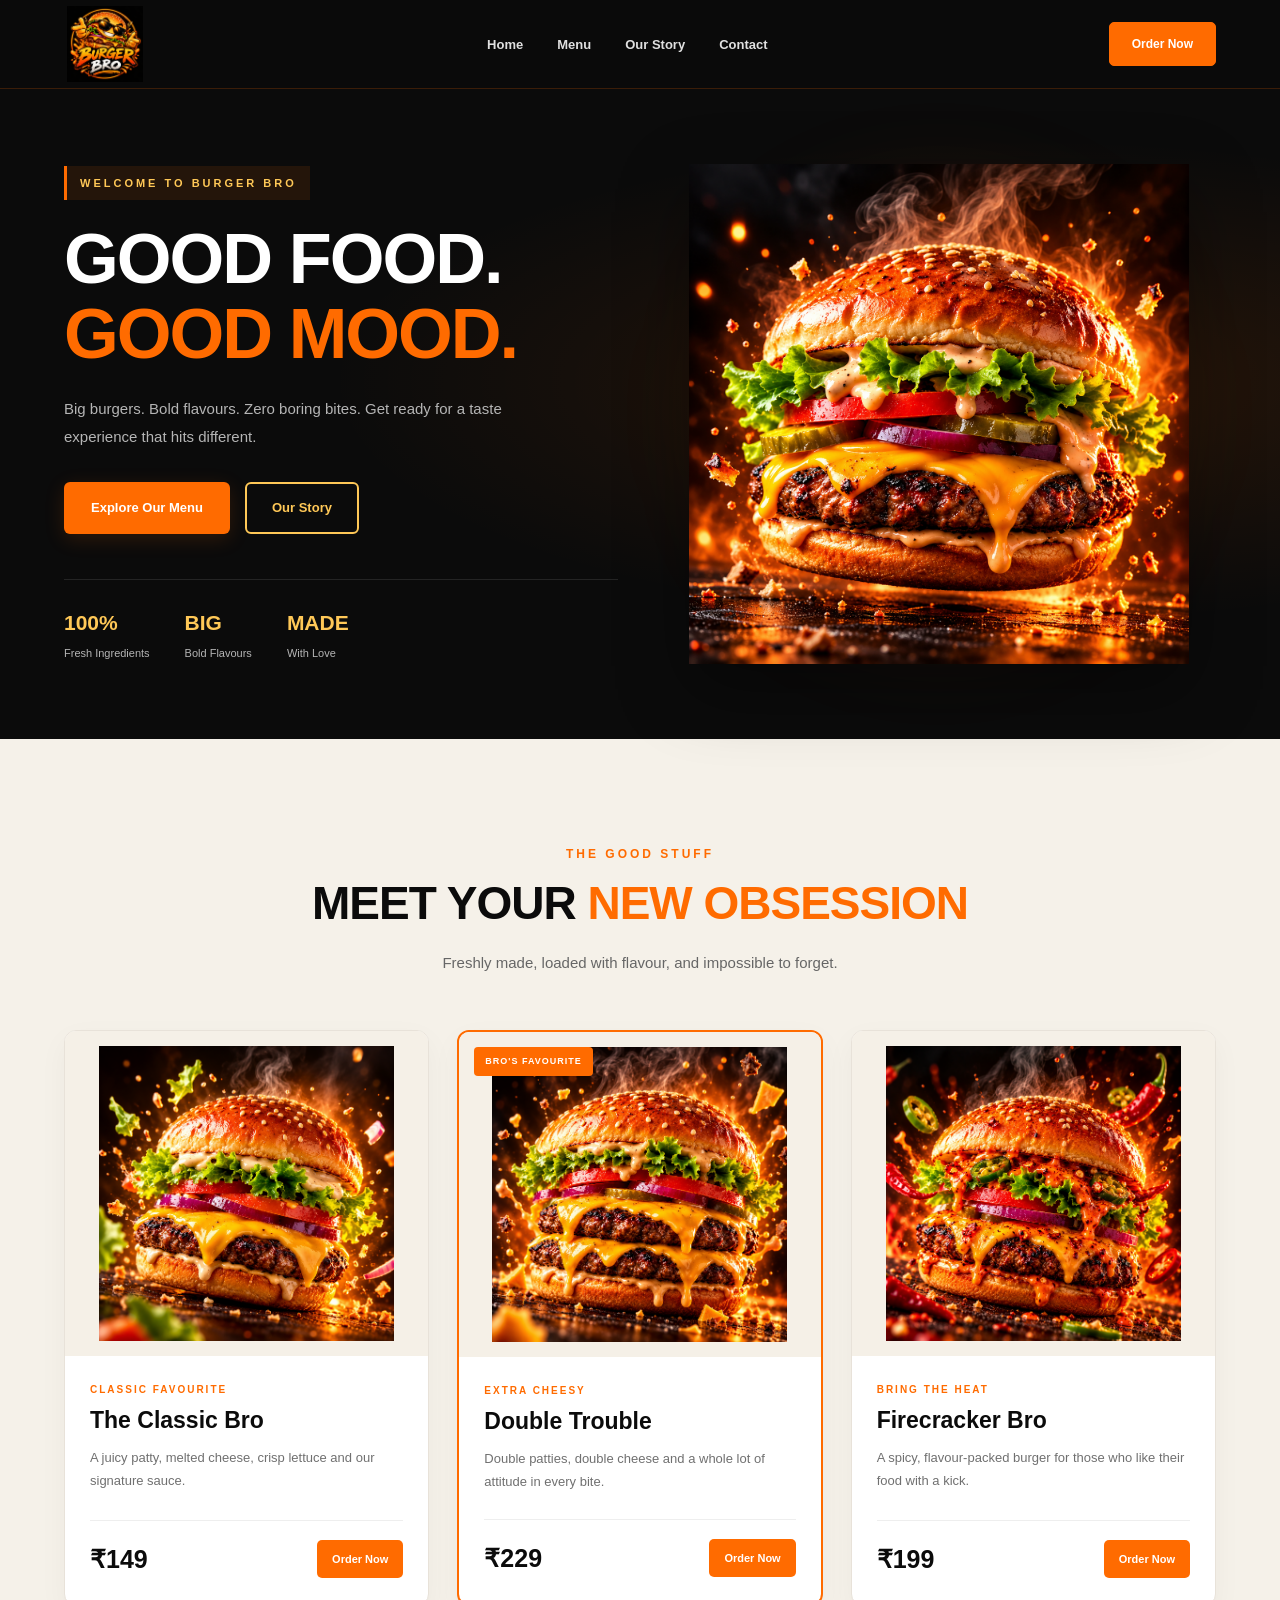
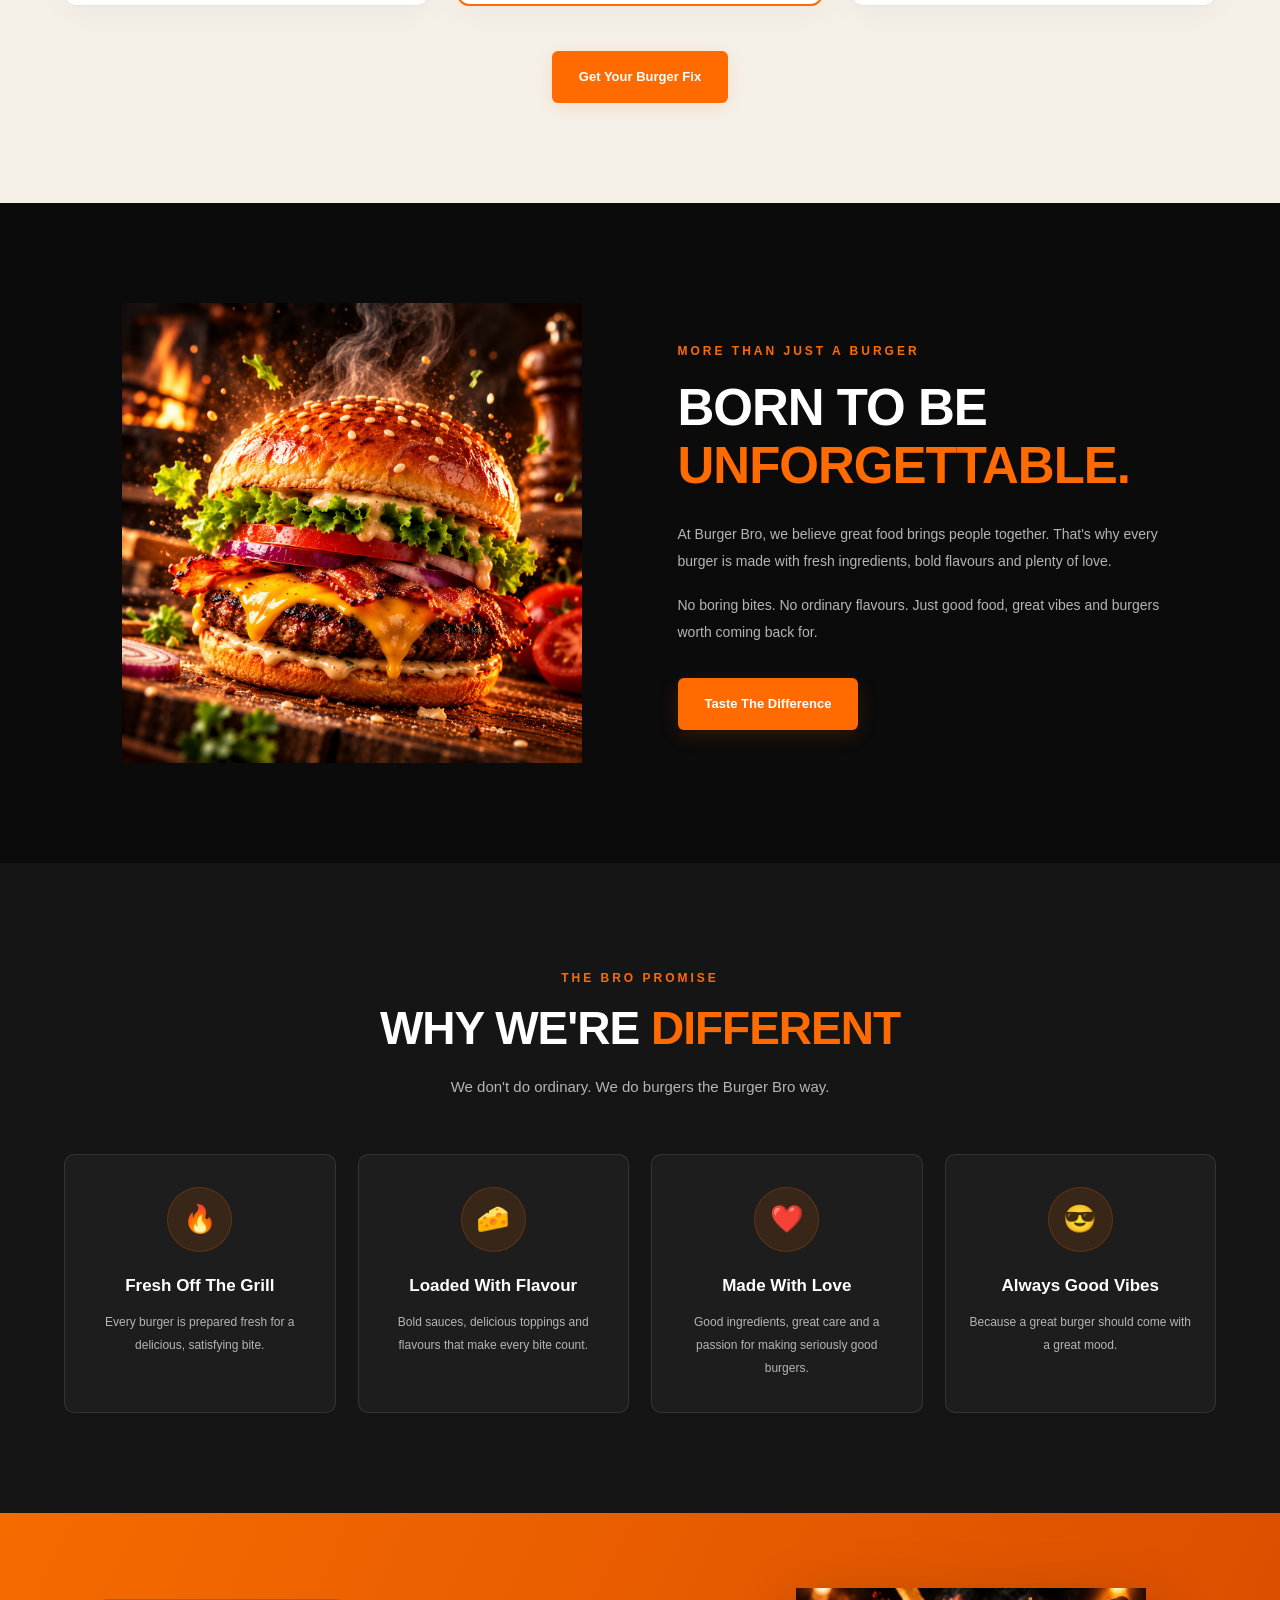
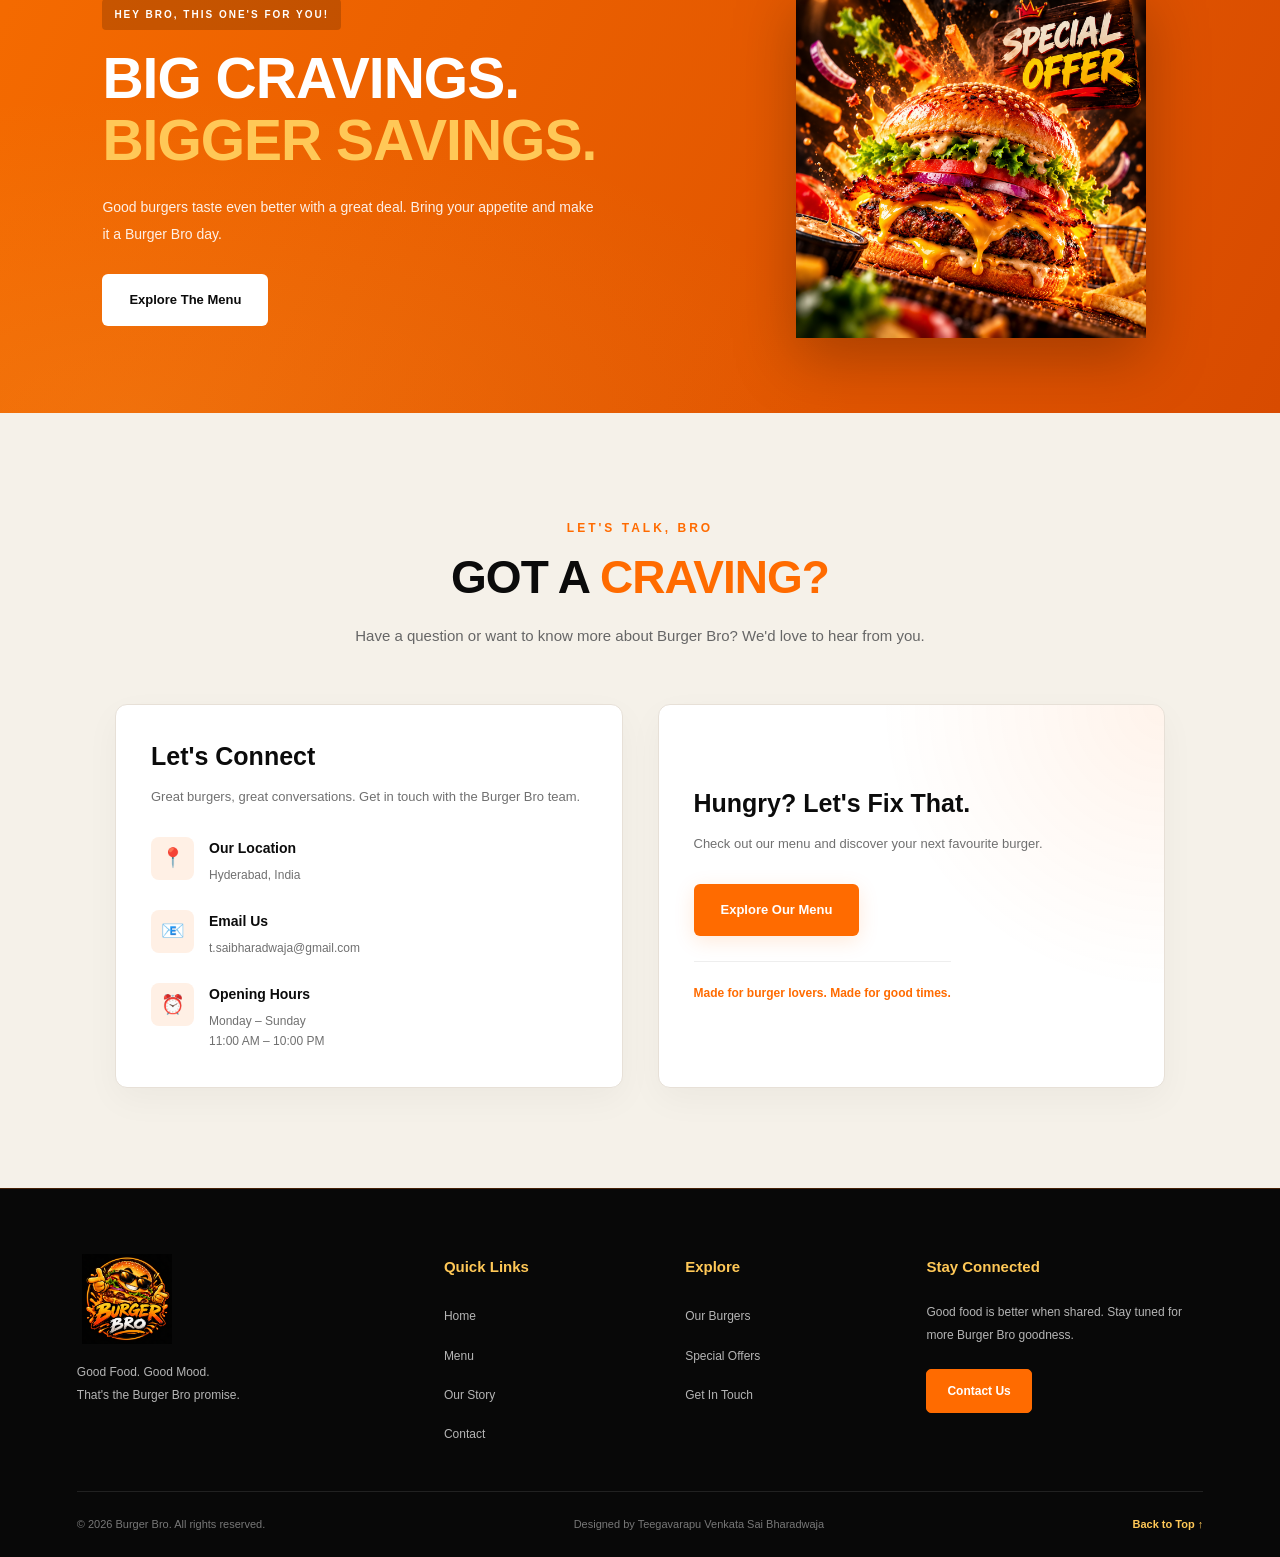
<file: index.html>
<!DOCTYPE html>
<html lang="en">

<head>
    <meta charset="UTF-8">
    <meta name="viewport" content="width=device-width, initial-scale=1.0">

    <meta name="description"
        content="Welcome to Burger Bro. Enjoy juicy burgers, bold flavours, fresh ingredients and unforgettable taste.">

    <meta name="theme-color" content="#111111">

    <title>Burger Bro | Good Food. Good Mood.</title>

    <link rel="stylesheet" href="css/style.css">
</head>

<body>

    <!-- ==================== NAVBAR ==================== -->

    <header class="site-header">
    <nav class="navbar">
        <a href="#home" class="logo">
            <img src="assets/images/burger-bro-logo.png" alt="Burger Bro Logo">
        </a>

        <button class="menu-toggle" type="button" aria-label="Toggle navigation" aria-expanded="false">
            <span></span>
            <span></span>
            <span></span>
        </button>

        <ul class="nav-links">
            <li><a href="#home">Home</a></li>
            <li><a href="#menu">Menu</a></li>
            <li><a href="#our-story">Our Story</a></li>
            <li><a href="#contact">Contact</a></li>
        </ul>

        <a href="#menu" class="nav-order-btn">Order Now</a>
    </nav>
</header>


    <main>

        <!-- ==================== HERO SECTION ==================== -->

        <section class="hero" id="home">

            <div class="hero-content">

                <p class="hero-tagline">WELCOME TO BURGER BRO</p>

                <h1>
                    GOOD FOOD.<br>
                    <span>GOOD MOOD.</span>
                </h1>

                <p class="hero-description">
                    Big burgers. Bold flavours. Zero boring bites.
                    Get ready for a taste experience that hits different.
                </p>

                <div class="hero-buttons">
                    <a href="#menu" class="btn btn-primary">Explore Our Menu</a>
                    <a href="#our-story" class="btn btn-secondary">Our Story</a>
                </div>

                <div class="hero-highlights">
                    <div class="highlight">
                        <strong>100%</strong>
                        <span>Fresh Ingredients</span>
                    </div>

                    <div class="highlight">
                        <strong>BIG</strong>
                        <span>Bold Flavours</span>
                    </div>

                    <div class="highlight">
                        <strong>MADE</strong>
                        <span>With Love</span>
                    </div>
                </div>

            </div>

            <div class="hero-image">
                <img
                    src="assets/images/hero-burger.png"
                    alt="Juicy Burger Bro signature burger">
            </div>

        </section>


        <!-- ==================== MENU SECTION ==================== -->

        <section class="menu-section" id="menu">

            <div class="section-heading">
                <p class="section-tag">THE GOOD STUFF</p>

                <h2>
                    MEET YOUR <span>NEW OBSESSION</span>
                </h2>

                <p>
                    Freshly made, loaded with flavour, and impossible to forget.
                </p>
            </div>

            <div class="menu-grid">

                <!-- Burger 1 -->

                <article class="menu-card">

                    <div class="menu-image">
                        <img
                            src="assets/images/classic-burger.png"
                            alt="Classic cheeseburger">
                    </div>

                    <div class="menu-card-content">

                        <p class="menu-category">CLASSIC FAVOURITE</p>

                        <h3>The Classic Bro</h3>

                        <p>
                            A juicy patty, melted cheese, crisp lettuce
                            and our signature sauce.
                        </p>

                        <div class="menu-card-footer">
                            <span class="menu-price">₹149</span>
                            <a href="#contact" class="menu-order-btn">Order Now</a>
                        </div>

                    </div>

                </article>


                <!-- Burger 2 -->

                <article class="menu-card featured-card">

                    <div class="featured-label">BRO'S FAVOURITE</div>

                    <div class="menu-image">
                        <img
                            src="assets/images/double-cheese-burger.png"
                            alt="Double cheese burger">
                    </div>

                    <div class="menu-card-content">

                        <p class="menu-category">EXTRA CHEESY</p>

                        <h3>Double Trouble</h3>

                        <p>
                            Double patties, double cheese and a whole lot
                            of attitude in every bite.
                        </p>

                        <div class="menu-card-footer">
                            <span class="menu-price">₹229</span>
                            <a href="#contact" class="menu-order-btn">Order Now</a>
                        </div>

                    </div>

                </article>


                <!-- Burger 3 -->

                <article class="menu-card">

                    <div class="menu-image">
                        <img
                            src="assets/images/spicy-burger.png"
                            alt="Spicy chicken burger">
                    </div>

                    <div class="menu-card-content">

                        <p class="menu-category">BRING THE HEAT</p>

                        <h3>Firecracker Bro</h3>

                        <p>
                            A spicy, flavour-packed burger for those who
                            like their food with a kick.
                        </p>

                        <div class="menu-card-footer">
                            <span class="menu-price">₹199</span>
                            <a href="#contact" class="menu-order-btn">Order Now</a>
                        </div>

                    </div>

                </article>

            </div>

            <div class="menu-bottom">
                <a href="#contact" class="btn btn-primary">Get Your Burger Fix</a>
            </div>

        </section>


        <!-- ==================== OUR STORY SECTION ==================== -->

        <section class="story-section" id="our-story">

            <div class="story-image">
                <img
                    src="assets/images/our-story-burger.png"
                    alt="Freshly prepared Burger Bro burger">
            </div>

            <div class="story-content">

                <p class="section-tag">MORE THAN JUST A BURGER</p>

                <h2>
                    BORN TO BE<br>
                    <span>UNFORGETTABLE.</span>
                </h2>

                <p>
                    At Burger Bro, we believe great food brings people
                    together. That's why every burger is made with
                    fresh ingredients, bold flavours and plenty of love.
                </p>

                <p>
                    No boring bites. No ordinary flavours. Just good food,
                    great vibes and burgers worth coming back for.
                </p>

                <a href="#menu" class="btn btn-primary">Taste The Difference</a>

            </div>

        </section>


        <!-- ==================== WHY BURGER BRO ==================== -->

        <section class="why-section">

            <div class="section-heading">

                <p class="section-tag">THE BRO PROMISE</p>

                <h2>
                    WHY WE'RE <span>DIFFERENT</span>
                </h2>

                <p>
                    We don't do ordinary. We do burgers the Burger Bro way.
                </p>

            </div>

            <div class="features-grid">

                <article class="feature-card">

                    <div class="feature-icon" aria-hidden="true">🔥</div>

                    <h3>Fresh Off The Grill</h3>

                    <p>
                        Every burger is prepared fresh for a delicious,
                        satisfying bite.
                    </p>

                </article>


                <article class="feature-card">

                    <div class="feature-icon" aria-hidden="true">🧀</div>

                    <h3>Loaded With Flavour</h3>

                    <p>
                        Bold sauces, delicious toppings and flavours
                        that make every bite count.
                    </p>

                </article>


                <article class="feature-card">

                    <div class="feature-icon" aria-hidden="true">❤️</div>

                    <h3>Made With Love</h3>

                    <p>
                        Good ingredients, great care and a passion
                        for making seriously good burgers.
                    </p>

                </article>


                <article class="feature-card">

                    <div class="feature-icon" aria-hidden="true">😎</div>

                    <h3>Always Good Vibes</h3>

                    <p>
                        Because a great burger should come with
                        a great mood.
                    </p>

                </article>

            </div>

        </section>


        <!-- ==================== SPECIAL OFFER SECTION ==================== -->

        <section class="offer-section" id="offers">

            <div class="offer-content">

                <p class="offer-tag">HEY BRO, THIS ONE'S FOR YOU!</p>

                <h2>
                    BIG CRAVINGS.<br>
                    <span>BIGGER SAVINGS.</span>
                </h2>

                <p>
                    Good burgers taste even better with a great deal.
                    Bring your appetite and make it a Burger Bro day.
                </p>

                <a href="#menu" class="btn btn-light">Explore The Menu</a>

            </div>

            <div class="offer-image">
                <img
                    src="assets/images/special-offer-burger.png"
                    alt="Burger Bro special burger offer">
            </div>

        </section>


        <!-- ==================== CONTACT SECTION ==================== -->

        <section class="contact-section" id="contact">

            <div class="section-heading">

                <p class="section-tag">LET'S TALK, BRO</p>

                <h2>
                    GOT A <span>CRAVING?</span>
                </h2>

                <p>
                    Have a question or want to know more about Burger Bro?
                    We'd love to hear from you.
                </p>

            </div>

            <div class="contact-content">

                <div class="contact-info">

                    <h3>Let's Connect</h3>

                    <p>
                        Great burgers, great conversations.
                        Get in touch with the Burger Bro team.
                    </p>

                    <div class="contact-item">
                        <span class="contact-icon" aria-hidden="true">📍</span>

                        <div>
                            <h4>Our Location</h4>
                            <p>Hyderabad, India</p>
                        </div>
                    </div>

                    <div class="contact-item">
                        <span class="contact-icon" aria-hidden="true">📧</span>

                        <div>
                            <h4>Email Us</h4>
                            <p>t.saibharadwaja@gmail.com</p>
                        </div>
                    </div>

                    <div class="contact-item">
                        <span class="contact-icon" aria-hidden="true">⏰</span>

                        <div>
                            <h4>Opening Hours</h4>
                            <p>Monday – Sunday</p>
                            <p>11:00 AM – 10:00 PM</p>
                        </div>
                    </div>

                </div>


                <div class="contact-message">

                    <h3>Hungry? Let's Fix That.</h3>

                    <p>
                        Check out our menu and discover your next
                        favourite burger.
                    </p>

                    <a href="#menu" class="btn btn-primary">Explore Our Menu</a>

                    <p class="contact-note">
                        Made for burger lovers. Made for good times.
                    </p>

                </div>

            </div>

        </section>

    </main>


    <!-- ==================== FOOTER ==================== -->

    <footer class="site-footer">

        <div class="footer-content">

            <div class="footer-brand">

                <a href="#home" class="footer-logo">
                    <img
                        src="assets/images/burger-bro-logo.png"
                        alt="Burger Bro Logo">
                </a>

                <p>
                    Good Food. Good Mood.<br>
                    That's the Burger Bro promise.
                </p>

            </div>


            <div class="footer-links">

                <h3>Quick Links</h3>

                <ul>
                    <li><a href="#home">Home</a></li>
                    <li><a href="#menu">Menu</a></li>
                    <li><a href="#our-story">Our Story</a></li>
                    <li><a href="#contact">Contact</a></li>
                </ul>

            </div>


            <div class="footer-links">

                <h3>Explore</h3>

                <ul>
                    <li><a href="#menu">Our Burgers</a></li>
                    <li><a href="#offers">Special Offers</a></li>
                    <li><a href="#contact">Get In Touch</a></li>
                </ul>

            </div>


            <div class="footer-social">

                <h3>Stay Connected</h3>

                <p>
                    Good food is better when shared.
                    Stay tuned for more Burger Bro goodness.
                </p>

                <a href="#contact" class="footer-contact-btn">Contact Us</a>

            </div>

        </div>


        <div class="footer-bottom">

            <p>
                &copy; 2026 Burger Bro. All rights reserved.
            </p>

            <p>Designed by Teegavarapu Venkata Sai Bharadwaja</p>

            <a href="#home" class="back-to-top">Back to Top ↑</a>

        </div>

    </footer>

</body>

</html>
</file>
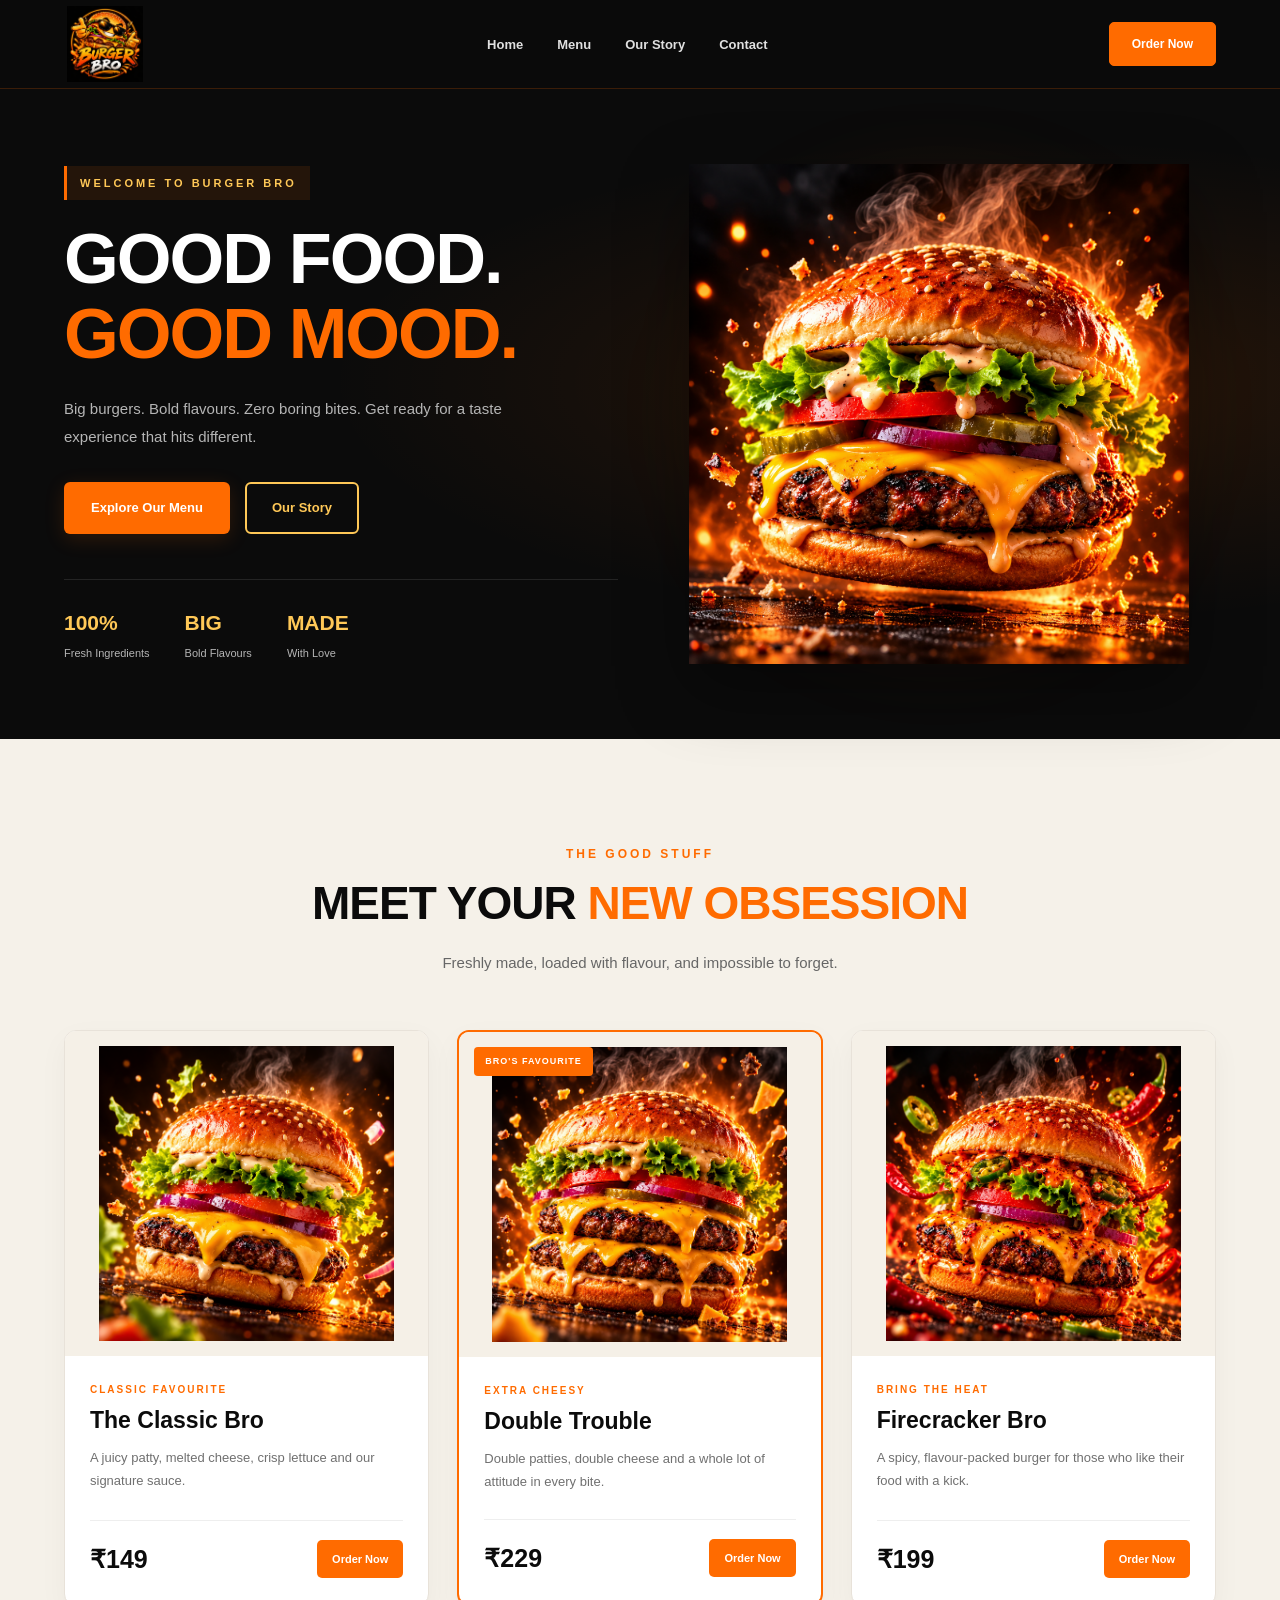
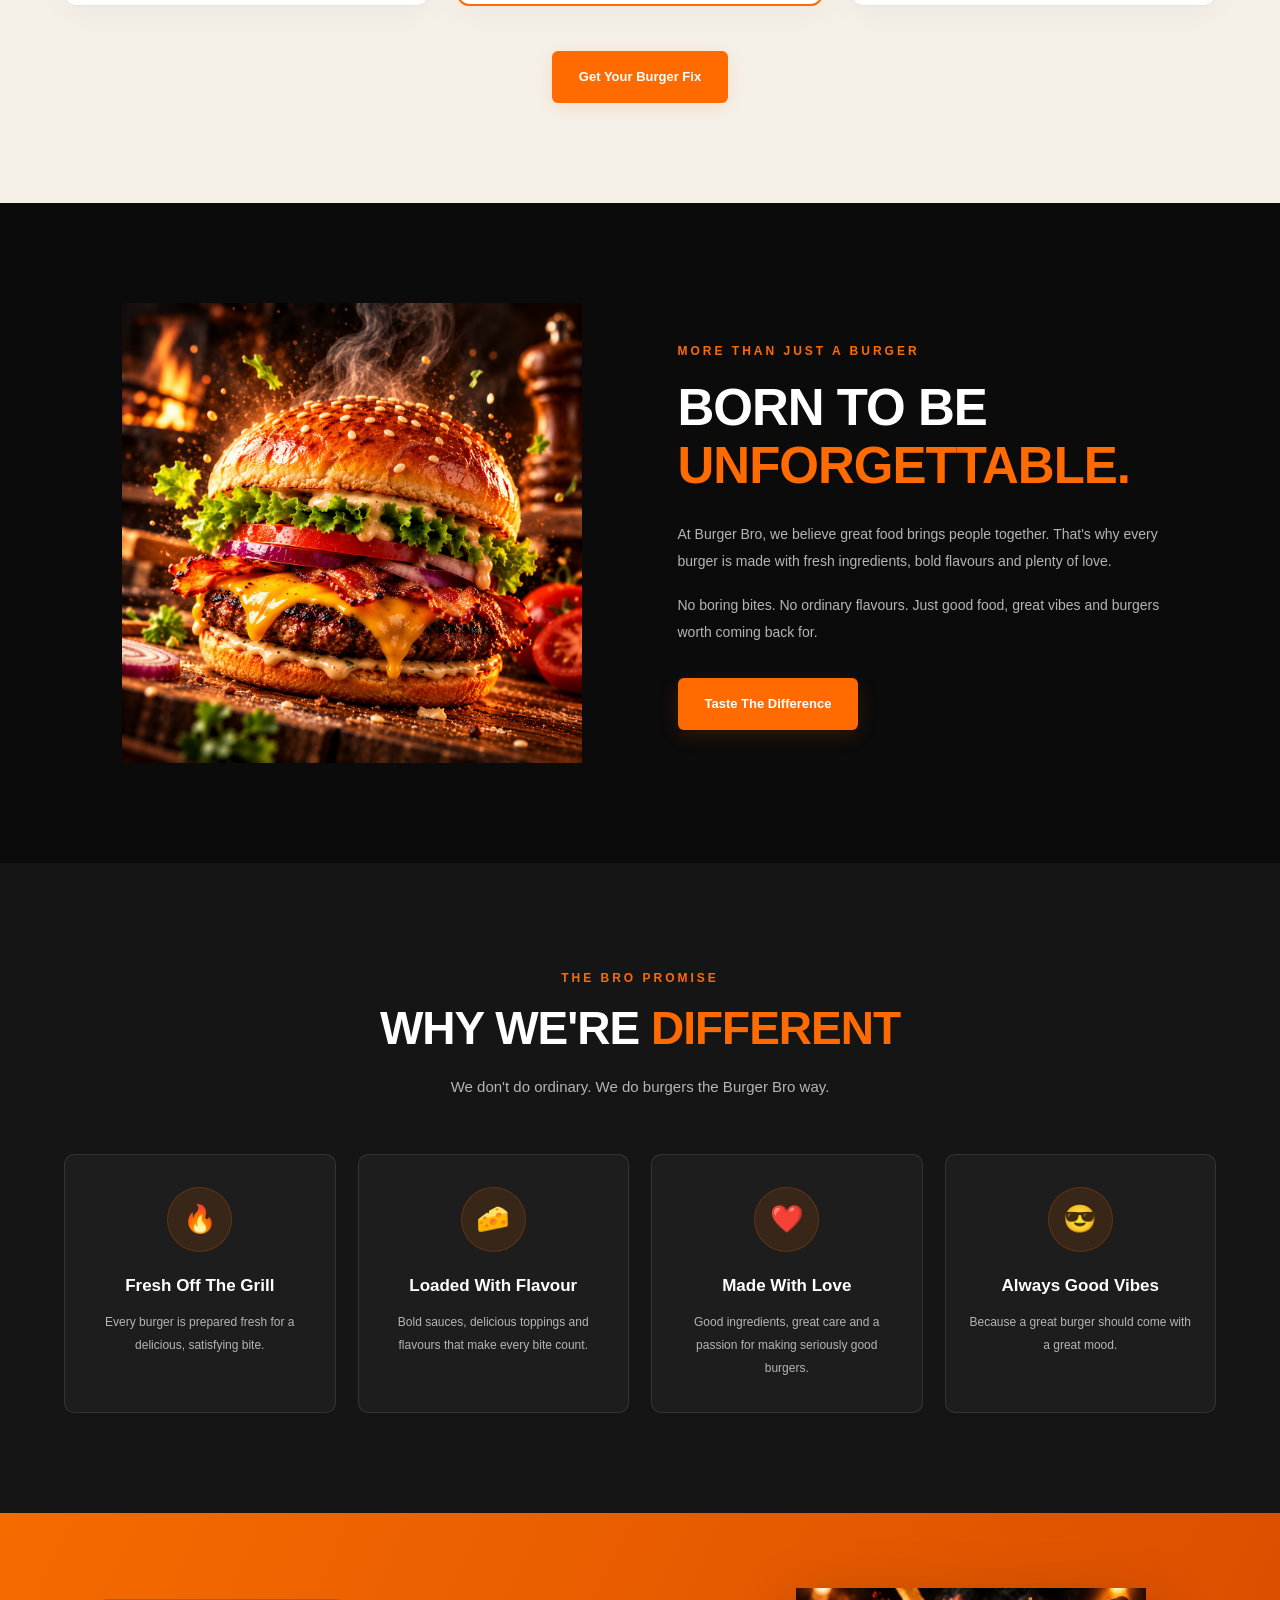
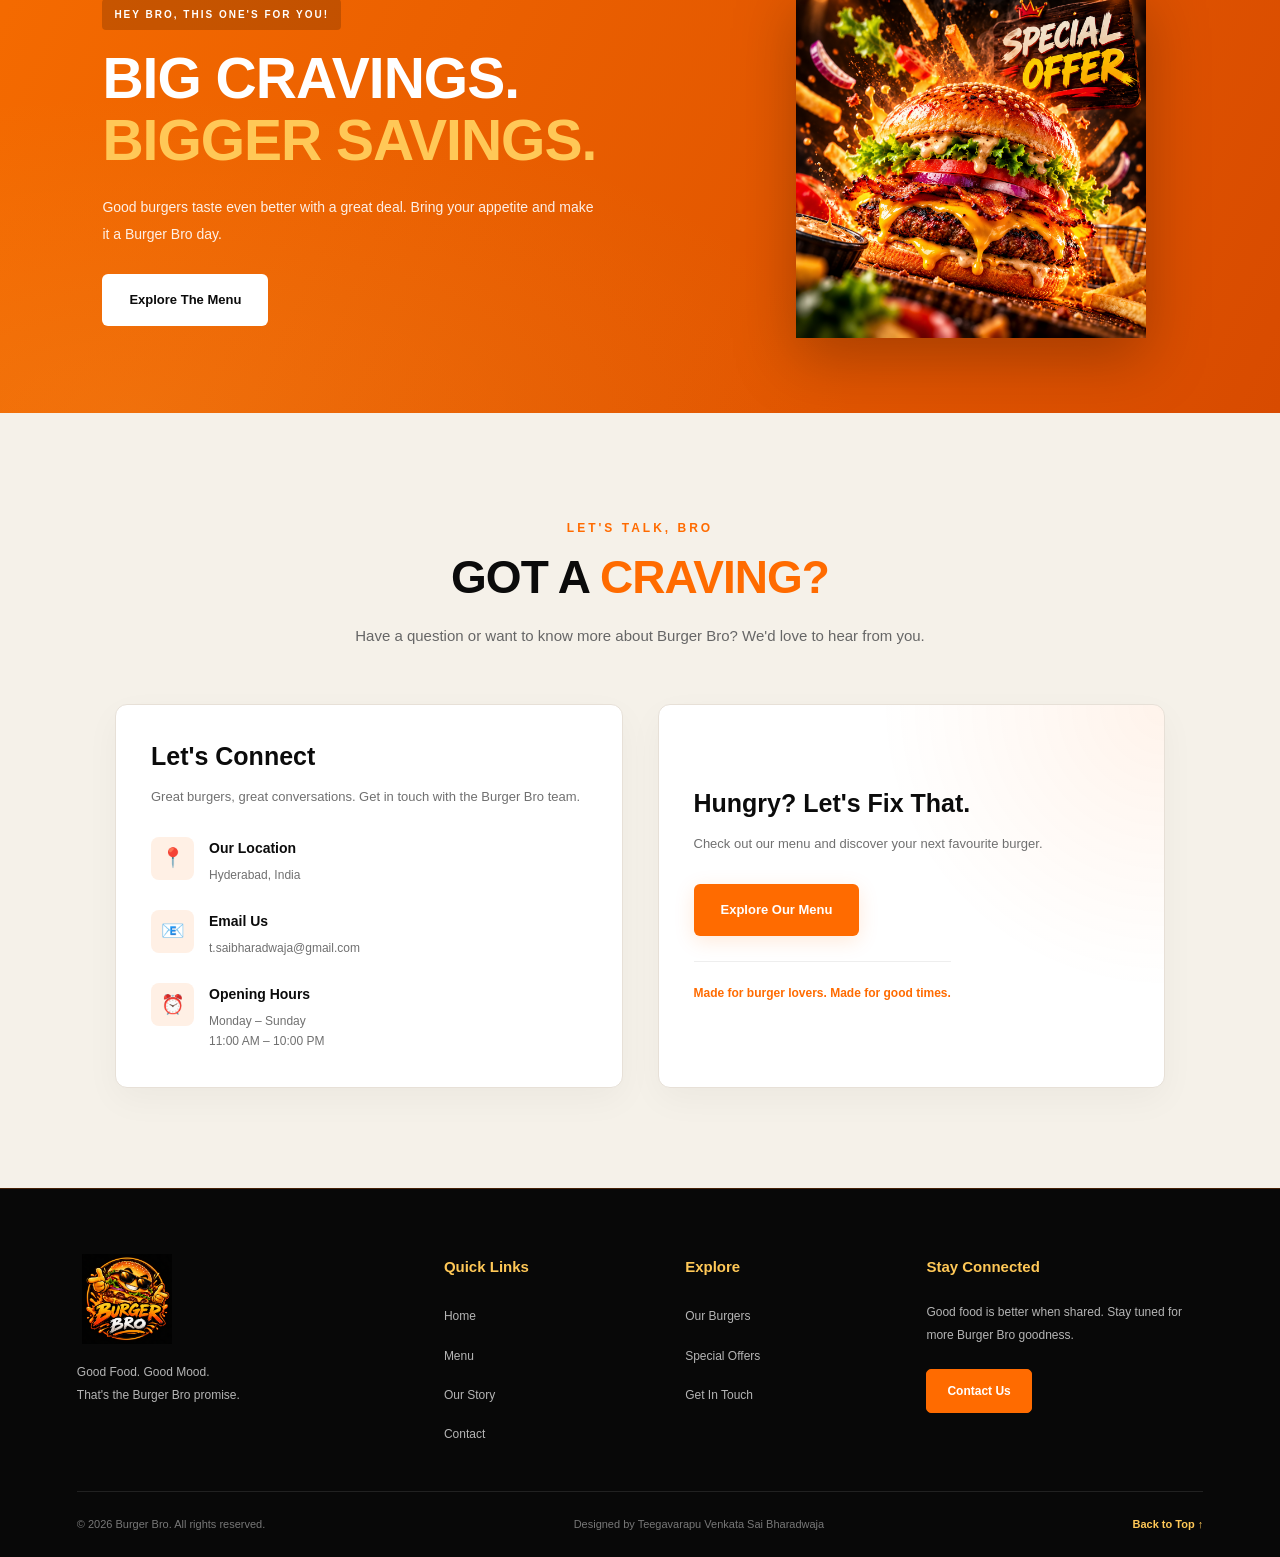
<file: Burger-Bro/index.html>
<!DOCTYPE html>
<html lang="en">

<head>
    <meta charset="UTF-8">
    <meta name="viewport" content="width=device-width, initial-scale=1.0">

    <meta name="description"
        content="Welcome to Burger Bro. Enjoy juicy burgers, bold flavours, fresh ingredients and unforgettable taste.">

    <meta name="theme-color" content="#111111">

    <title>Burger Bro | Good Food. Good Mood.</title>
    <link rel="icon" type="image/png" href="assets/images/burger-bro-logo.png">

    <link rel="stylesheet" href="css/style.css">
</head>

<body>

    <!-- ==================== NAVBAR ==================== -->

    <header class="site-header">
    <nav class="navbar">
        <a href="#home" class="logo">
            <img src="assets/images/burger-bro-logo.png" alt="Burger Bro Logo">
        </a>

        <button class="menu-toggle" type="button" aria-label="Toggle navigation" aria-expanded="false">
            <span></span>
            <span></span>
            <span></span>
        </button>

        <ul class="nav-links">
            <li><a href="#home">Home</a></li>
            <li><a href="#menu">Menu</a></li>
            <li><a href="#our-story">Our Story</a></li>
            <li><a href="#contact">Contact</a></li>
        </ul>

        <a href="#menu" class="nav-order-btn">Order Now</a>
    </nav>
</header>


    <main>

        <!-- ==================== HERO SECTION ==================== -->

        <section class="hero" id="home">

            <div class="hero-content">

                <p class="hero-tagline">WELCOME TO BURGER BRO</p>

                <h1>
                    GOOD FOOD.<br>
                    <span>GOOD MOOD.</span>
                </h1>

                <p class="hero-description">
                    Big burgers. Bold flavours. Zero boring bites.
                    Get ready for a taste experience that hits different.
                </p>

                <div class="hero-buttons">
                    <a href="#menu" class="btn btn-primary">Explore Our Menu</a>
                    <a href="#our-story" class="btn btn-secondary">Our Story</a>
                </div>

                <div class="hero-highlights">
                    <div class="highlight">
                        <strong>100%</strong>
                        <span>Fresh Ingredients</span>
                    </div>

                    <div class="highlight">
                        <strong>BIG</strong>
                        <span>Bold Flavours</span>
                    </div>

                    <div class="highlight">
                        <strong>MADE</strong>
                        <span>With Love</span>
                    </div>
                </div>

            </div>

            <div class="hero-image">
                <img
                    src="assets/images/hero-burger.png"
                    alt="Juicy Burger Bro signature burger">
            </div>

        </section>


        <!-- ==================== MENU SECTION ==================== -->

        <section class="menu-section" id="menu">

            <div class="section-heading">
                <p class="section-tag">THE GOOD STUFF</p>

                <h2>
                    MEET YOUR <span>NEW OBSESSION</span>
                </h2>

                <p>
                    Freshly made, loaded with flavour, and impossible to forget.
                </p>
            </div>

            <div class="menu-grid">

                <!-- Burger 1 -->

                <article class="menu-card">

                    <div class="menu-image">
                        <img
                            src="assets/images/classic-burger.png"
                            alt="Classic cheeseburger">
                    </div>

                    <div class="menu-card-content">

                        <p class="menu-category">CLASSIC FAVOURITE</p>

                        <h3>The Classic Bro</h3>

                        <p>
                            A juicy patty, melted cheese, crisp lettuce
                            and our signature sauce.
                        </p>

                        <div class="menu-card-footer">
                            <span class="menu-price">₹149</span>
                            <a href="#contact" class="menu-order-btn">Order Now</a>
                        </div>

                    </div>

                </article>


                <!-- Burger 2 -->

                <article class="menu-card featured-card">

                    <div class="featured-label">BRO'S FAVOURITE</div>

                    <div class="menu-image">
                        <img
                            src="assets/images/double-cheese-burger.png"
                            alt="Double cheese burger">
                    </div>

                    <div class="menu-card-content">

                        <p class="menu-category">EXTRA CHEESY</p>

                        <h3>Double Trouble</h3>

                        <p>
                            Double patties, double cheese and a whole lot
                            of attitude in every bite.
                        </p>

                        <div class="menu-card-footer">
                            <span class="menu-price">₹229</span>
                            <a href="#contact" class="menu-order-btn">Order Now</a>
                        </div>

                    </div>

                </article>


                <!-- Burger 3 -->

                <article class="menu-card">

                    <div class="menu-image">
                        <img
                            src="assets/images/spicy-burger.png"
                            alt="Spicy chicken burger">
                    </div>

                    <div class="menu-card-content">

                        <p class="menu-category">BRING THE HEAT</p>

                        <h3>Firecracker Bro</h3>

                        <p>
                            A spicy, flavour-packed burger for those who
                            like their food with a kick.
                        </p>

                        <div class="menu-card-footer">
                            <span class="menu-price">₹199</span>
                            <a href="#contact" class="menu-order-btn">Order Now</a>
                        </div>

                    </div>

                </article>

            </div>

            <div class="menu-bottom">
                <a href="#contact" class="btn btn-primary">Get Your Burger Fix</a>
            </div>

        </section>


        <!-- ==================== OUR STORY SECTION ==================== -->

        <section class="story-section" id="our-story">

            <div class="story-image">
                <img
                    src="assets/images/our-story-burger.png"
                    alt="Freshly prepared Burger Bro burger">
            </div>

            <div class="story-content">

                <p class="section-tag">MORE THAN JUST A BURGER</p>

                <h2>
                    BORN TO BE<br>
                    <span>UNFORGETTABLE.</span>
                </h2>

                <p>
                    At Burger Bro, we believe great food brings people
                    together. That's why every burger is made with
                    fresh ingredients, bold flavours and plenty of love.
                </p>

                <p>
                    No boring bites. No ordinary flavours. Just good food,
                    great vibes and burgers worth coming back for.
                </p>

                <a href="#menu" class="btn btn-primary">Taste The Difference</a>

            </div>

        </section>


        <!-- ==================== WHY BURGER BRO ==================== -->

        <section class="why-section">

            <div class="section-heading">

                <p class="section-tag">THE BRO PROMISE</p>

                <h2>
                    WHY WE'RE <span>DIFFERENT</span>
                </h2>

                <p>
                    We don't do ordinary. We do burgers the Burger Bro way.
                </p>

            </div>

            <div class="features-grid">

                <article class="feature-card">

                    <div class="feature-icon" aria-hidden="true">🔥</div>

                    <h3>Fresh Off The Grill</h3>

                    <p>
                        Every burger is prepared fresh for a delicious,
                        satisfying bite.
                    </p>

                </article>


                <article class="feature-card">

                    <div class="feature-icon" aria-hidden="true">🧀</div>

                    <h3>Loaded With Flavour</h3>

                    <p>
                        Bold sauces, delicious toppings and flavours
                        that make every bite count.
                    </p>

                </article>


                <article class="feature-card">

                    <div class="feature-icon" aria-hidden="true">❤️</div>

                    <h3>Made With Love</h3>

                    <p>
                        Good ingredients, great care and a passion
                        for making seriously good burgers.
                    </p>

                </article>


                <article class="feature-card">

                    <div class="feature-icon" aria-hidden="true">😎</div>

                    <h3>Always Good Vibes</h3>

                    <p>
                        Because a great burger should come with
                        a great mood.
                    </p>

                </article>

            </div>

        </section>


        <!-- ==================== SPECIAL OFFER SECTION ==================== -->

        <section class="offer-section" id="offers">

            <div class="offer-content">

                <p class="offer-tag">HEY BRO, THIS ONE'S FOR YOU!</p>

                <h2>
                    BIG CRAVINGS.<br>
                    <span>BIGGER SAVINGS.</span>
                </h2>

                <p>
                    Good burgers taste even better with a great deal.
                    Bring your appetite and make it a Burger Bro day.
                </p>

                <a href="#menu" class="btn btn-light">Explore The Menu</a>

            </div>

            <div class="offer-image">
                <img
                    src="assets/images/special-offer-burger.png"
                    alt="Burger Bro special burger offer">
            </div>

        </section>


        <!-- ==================== CONTACT SECTION ==================== -->

        <section class="contact-section" id="contact">

            <div class="section-heading">

                <p class="section-tag">LET'S TALK, BRO</p>

                <h2>
                    GOT A <span>CRAVING?</span>
                </h2>

                <p>
                    Have a question or want to know more about Burger Bro?
                    We'd love to hear from you.
                </p>

            </div>

            <div class="contact-content">

                <div class="contact-info">

                    <h3>Let's Connect</h3>

                    <p>
                        Great burgers, great conversations.
                        Get in touch with the Burger Bro team.
                    </p>

                    <div class="contact-item">
                        <span class="contact-icon" aria-hidden="true">📍</span>

                        <div>
                            <h4>Our Location</h4>
                            <p>Hyderabad, India</p>
                        </div>
                    </div>

                    <div class="contact-item">
                        <span class="contact-icon" aria-hidden="true">📧</span>

                        <div>
                            <h4>Email Us</h4>
                            <p>t.saibharadwaja@gmail.com</p>
                        </div>
                    </div>

                    <div class="contact-item">
                        <span class="contact-icon" aria-hidden="true">⏰</span>

                        <div>
                            <h4>Opening Hours</h4>
                            <p>Monday – Sunday</p>
                            <p>11:00 AM – 10:00 PM</p>
                        </div>
                    </div>

                </div>


                <div class="contact-message">

                    <h3>Hungry? Let's Fix That.</h3>

                    <p>
                        Check out our menu and discover your next
                        favourite burger.
                    </p>

                    <a href="#menu" class="btn btn-primary">Explore Our Menu</a>

                    <p class="contact-note">
                        Made for burger lovers. Made for good times.
                    </p>

                </div>

            </div>

        </section>

    </main>


    <!-- ==================== FOOTER ==================== -->

    <footer class="site-footer">

        <div class="footer-content">

            <div class="footer-brand">

                <a href="#home" class="footer-logo">
                    <img
                        src="assets/images/burger-bro-logo.png"
                        alt="Burger Bro Logo">
                </a>

                <p>
                    Good Food. Good Mood.<br>
                    That's the Burger Bro promise.
                </p>

            </div>


            <div class="footer-links">

                <h3>Quick Links</h3>

                <ul>
                    <li><a href="#home">Home</a></li>
                    <li><a href="#menu">Menu</a></li>
                    <li><a href="#our-story">Our Story</a></li>
                    <li><a href="#contact">Contact</a></li>
                </ul>

            </div>


            <div class="footer-links">

                <h3>Explore</h3>

                <ul>
                    <li><a href="#menu">Our Burgers</a></li>
                    <li><a href="#offers">Special Offers</a></li>
                    <li><a href="#contact">Get In Touch</a></li>
                </ul>

            </div>


            <div class="footer-social">

                <h3>Stay Connected</h3>

                <p>
                    Good food is better when shared.
                    Stay tuned for more Burger Bro goodness.
                </p>

                <a href="#contact" class="footer-contact-btn">Contact Us</a>

            </div>

        </div>


        <div class="footer-bottom">

            <p>
                &copy; 2026 Burger Bro. All rights reserved.
            </p>

            <p>Designed by Teegavarapu Venkata Sai Bharadwaja</p>

            <a href="#home" class="back-to-top">Back to Top ↑</a>

        </div>

    </footer>

</body>

</html>
</file>
<file: css/style.css>
:root {
    --black: #0b0b0b;
    --dark: #111111;
    --dark-card: #171717;
    --dark-light: #202020;
    --orange: #ff6b00;
    --orange-light: #ff8c24;
    --gold: #ffc857;
    --white: #ffffff;
    --gray: #b5b5b5;
    --gray-dark: #777777;
    --border: rgba(255, 255, 255, 0.1);
    --container: 1200px;
    --transition: all 0.3s ease;
}

* {
    margin: 0;
    padding: 0;
    box-sizing: border-box;
}

html {
    scroll-behavior: smooth;
    scroll-padding-top: 90px;
}

body {
    font-family: Arial, Helvetica, sans-serif;
    background-color: var(--black);
    color: var(--white);
    line-height: 1.7;
    overflow-x: hidden;
}

body,
button,
a {
    -webkit-tap-highlight-color: transparent;
}

img {
    display: block;
    max-width: 100%;
}

a {
    color: inherit;
    text-decoration: none;
}

ul {
    list-style: none;
}

button,
input,
textarea {
    font: inherit;
}

button,
a {
    outline-offset: 4px;
}

::selection {
    background-color: var(--orange);
    color: var(--white);
}

section {
    width: 100%;
    position: relative;
}

.section-heading {
    width: 100%;
    max-width: 760px;
    margin: 0 auto 55px;
    text-align: center;
}

.section-tag {
    display: inline-block;
    margin-bottom: 12px;
    color: var(--orange);
    font-size: 12px;
    font-weight: 800;
    letter-spacing: 3px;
    text-transform: uppercase;
}

.section-heading h2 {
    margin-bottom: 18px;
    font-size: clamp(30px, 4vw, 46px);
    font-weight: 900;
    line-height: 1.2;
    letter-spacing: -1px;
}

.section-heading h2 span {
    color: var(--orange);
}

.section-heading > p:last-child {
    color: var(--gray);
    font-size: 15px;
}

.btn {
    display: inline-flex;
    align-items: center;
    justify-content: center;
    min-height: 49px;
    padding: 13px 25px;
    border: 2px solid transparent;
    border-radius: 6px;
    font-size: 13px;
    font-weight: 800;
    text-align: center;
    cursor: pointer;
    transition: var(--transition);
}

.btn-primary {
    background-color: var(--orange);
    color: var(--white);
    box-shadow: 0 5px 20px rgba(255, 107, 0, 0.15);
}

.btn-primary:hover {
    background-color: var(--orange-light);
    box-shadow: 0 8px 25px rgba(255, 107, 0, 0.3);
    transform: translateY(-3px);
}

.btn-secondary {
    background-color: transparent;
    border-color: var(--gold);
    color: var(--gold);
}

.btn-secondary:hover {
    background-color: var(--gold);
    color: var(--black);
    transform: translateY(-3px);
}

.btn-light {
    background-color: var(--white);
    color: var(--black);
}

.btn-light:hover {
    background-color: var(--gold);
    transform: translateY(-3px);
}

.site-header {
    position: sticky;
    top: 0;
    z-index: 1000;
    width: 100%;
    background-color: rgba(11, 11, 11, 0.96);
    border-bottom: 1px solid rgba(255, 107, 0, 0.2);
    backdrop-filter: blur(15px);
    -webkit-backdrop-filter: blur(15px);
}

.navbar {
    width: min(100% - 10%, var(--container));
    min-height: 88px;
    margin: 0 auto;
    display: flex;
    align-items: center;
    justify-content: space-between;
    gap: 30px;
}

.logo {
    display: inline-flex;
    align-items: center;
    flex-shrink: 0;
}

.logo img {
    width: 82px;
    height: 76px;
    object-fit: contain;
    transition: var(--transition);
}

.logo:hover img {
    transform: scale(1.06);
}

.nav-links {
    display: flex;
    align-items: center;
    justify-content: center;
    gap: 34px;
}

.nav-links a {
    position: relative;
    padding: 10px 0;
    color: #e0e0e0;
    font-size: 13px;
    font-weight: 700;
    transition: var(--transition);
}

.nav-links a::after {
    content: "";
    position: absolute;
    left: 0;
    bottom: 2px;
    width: 0;
    height: 2px;
    background-color: var(--orange);
    transition: width 0.3s ease;
}

.nav-links a:hover {
    color: var(--orange);
}

.nav-links a:hover::after {
    width: 100%;
}

.nav-order-btn {
    display: inline-flex;
    align-items: center;
    justify-content: center;
    min-height: 44px;
    padding: 11px 22px;
    background-color: var(--orange);
    border: 1px solid var(--orange);
    border-radius: 5px;
    color: var(--white);
    font-size: 12px;
    font-weight: 800;
    white-space: nowrap;
    transition: var(--transition);
}

.nav-order-btn:hover {
    background-color: transparent;
    color: var(--orange);
    transform: translateY(-2px);
}

.hero {
    min-height: 650px;
    padding: 75px max(5%, calc((100% - var(--container)) / 2));
    display: grid;
    grid-template-columns: 1fr 1fr;
    align-items: center;
    gap: 45px;
    background:
        radial-gradient(
            ellipse at 80% 45%,
            rgba(255, 107, 0, 0.12),
            transparent 48%
        ),
        var(--black);
}

.hero-content {
    max-width: 590px;
    position: relative;
    z-index: 2;
}

.hero-tagline {
    display: inline-block;
    margin-bottom: 22px;
    padding: 8px 13px;
    background-color: rgba(255, 107, 0, 0.1);
    border-left: 3px solid var(--orange);
    color: var(--gold);
    font-size: 11px;
    font-weight: 800;
    letter-spacing: 3px;
}

.hero h1 {
    margin-bottom: 23px;
    font-size: clamp(43px, 5.5vw, 76px);
    font-weight: 900;
    line-height: 1.06;
    letter-spacing: -2px;
}

.hero h1 span {
    color: var(--orange);
}

.hero-description {
    max-width: 480px;
    margin-bottom: 30px;
    color: var(--gray);
    font-size: 15px;
    line-height: 1.9;
}

.hero-buttons {
    display: flex;
    align-items: center;
    flex-wrap: wrap;
    gap: 15px;
}

.hero-highlights {
    display: flex;
    align-items: flex-start;
    gap: 35px;
    margin-top: 45px;
    padding-top: 25px;
    border-top: 1px solid var(--border);
}

.highlight {
    display: flex;
    flex-direction: column;
    gap: 3px;
}

.highlight strong {
    color: var(--gold);
    font-size: 21px;
    font-weight: 900;
}

.highlight span {
    color: var(--gray);
    font-size: 11px;
}

.hero-image {
    position: relative;
    display: flex;
    align-items: center;
    justify-content: center;
    min-width: 0;
}

.hero-image::before {
    content: "";
    position: absolute;
    width: 75%;
    aspect-ratio: 1;
    background-color: rgba(255, 107, 0, 0.13);
    border-radius: 50%;
    filter: blur(55px);
}

.hero-image img {
    position: relative;
    z-index: 1;
    width: 100%;
    max-width: 530px;
    max-height: 500px;
    object-fit: contain;
    filter: drop-shadow(0 25px 35px rgba(0, 0, 0, 0.4));
    animation: burger-float 5s ease-in-out infinite;
}

@keyframes burger-float {
    0%,
    100% {
        transform: translateY(0);
    }

    50% {
        transform: translateY(-12px);
    }
}

.menu-section {
    padding: 100px 5%;
    background-color: #f5f1e9;
    color: var(--black);
}

.menu-section .section-heading h2 {
    color: var(--black);
}

.menu-section .section-heading > p:last-child {
    color: #666666;
}

.menu-grid {
    width: 100%;
    max-width: var(--container);
    margin: 0 auto;
    display: grid;
    grid-template-columns: repeat(3, minmax(0, 1fr));
    gap: 28px;
}

.menu-card {
    position: relative;
    display: flex;
    flex-direction: column;
    min-width: 0;
    overflow: hidden;
    background-color: var(--white);
    border: 1px solid #e8e2d9;
    border-radius: 12px;
    box-shadow: 0 10px 30px rgba(0, 0, 0, 0.04);
    transition: var(--transition);
}

.menu-card:hover {
    transform: translateY(-8px);
    box-shadow: 0 18px 40px rgba(0, 0, 0, 0.1);
}

.menu-image {
    display: flex;
    align-items: center;
    justify-content: center;
    height: 260px;
    padding: 25px;
    overflow: hidden;
    background: radial-gradient(circle, #ffffff 0%, #f3ece0 100%);
}

.menu-image img {
    width: 100%;
    height: 100%;
    object-fit: contain;
    transition: transform 0.45s ease;
}

.menu-card:hover .menu-image img {
    transform: scale(1.07);
}

.menu-card-content {
    display: flex;
    flex-direction: column;
    flex: 1;
    padding: 25px;
}

.menu-category {
    margin-bottom: 8px;
    color: var(--orange);
    font-size: 10px;
    font-weight: 900;
    letter-spacing: 2px;
}

.menu-card-content h3 {
    margin-bottom: 10px;
    color: var(--black);
    font-size: 23px;
    font-weight: 900;
    line-height: 1.3;
}

.menu-card-content > p:not(.menu-category) {
    margin-bottom: 25px;
    color: #707070;
    font-size: 13px;
    line-height: 1.8;
}

.menu-card-footer {
    display: flex;
    align-items: center;
    justify-content: space-between;
    gap: 12px;
    margin-top: auto;
    padding-top: 17px;
    border-top: 1px solid #eeeeee;
}

.menu-price {
    color: var(--black);
    font-size: 25px;
    font-weight: 900;
}

.menu-order-btn {
    display: inline-flex;
    align-items: center;
    justify-content: center;
    padding: 10px 15px;
    background-color: var(--orange);
    border-radius: 5px;
    color: var(--white);
    font-size: 11px;
    font-weight: 800;
    white-space: nowrap;
    transition: var(--transition);
}

.menu-order-btn:hover {
    background-color: var(--black);
    transform: translateY(-2px);
}

.featured-card {
    border: 2px solid var(--orange);
}

.featured-label {
    position: absolute;
    top: 15px;
    left: 15px;
    z-index: 2;
    padding: 7px 11px;
    background-color: var(--orange);
    border-radius: 4px;
    color: var(--white);
    font-size: 9px;
    font-weight: 900;
    letter-spacing: 1px;
}

.menu-bottom {
    margin-top: 45px;
    text-align: center;
}

.story-section {
    padding: 100px 8%;
    display: grid;
    grid-template-columns: 1fr 1fr;
    align-items: center;
    gap: 75px;
    background-color: var(--black);
}

.story-image {
    position: relative;
    display: flex;
    align-items: center;
    justify-content: center;
    min-width: 0;
    min-height: 400px;
    background: radial-gradient(circle, rgba(255, 107, 0, 0.15), transparent 68%);
}

.story-image img {
    width: 100%;
    max-width: 500px;
    max-height: 460px;
    object-fit: contain;
    border-radius: 10px;
    transition: transform 0.4s ease;
}

.story-image:hover img {
    transform: scale(1.03);
}

.story-content {
    max-width: 530px;
}

.story-content .section-tag {
    margin-bottom: 17px;
}

.story-content h2 {
    margin-bottom: 25px;
    font-size: clamp(35px, 4vw, 51px);
    font-weight: 900;
    line-height: 1.15;
    letter-spacing: -1px;
}

.story-content h2 span {
    color: var(--orange);
}

.story-content > p:not(.section-tag) {
    margin-bottom: 18px;
    color: var(--gray);
    font-size: 14px;
    line-height: 1.9;
}

.story-content .btn {
    margin-top: 15px;
}

.why-section {
    padding: 100px 5%;
    background-color: #151515;
}

.features-grid {
    width: 100%;
    max-width: var(--container);
    margin: 0 auto;
    display: grid;
    grid-template-columns: repeat(4, minmax(0, 1fr));
    gap: 22px;
}

.feature-card {
    padding: 32px 23px;
    background-color: #1d1d1d;
    border: 1px solid var(--border);
    border-radius: 10px;
    text-align: center;
    transition: var(--transition);
}

.feature-card:hover {
    background-color: #24201c;
    border-color: rgba(255, 107, 0, 0.65);
    transform: translateY(-7px);
}

.feature-icon {
    display: flex;
    align-items: center;
    justify-content: center;
    width: 65px;
    height: 65px;
    margin: 0 auto 22px;
    background-color: rgba(255, 107, 0, 0.12);
    border: 1px solid rgba(255, 107, 0, 0.2);
    border-radius: 50%;
    font-size: 27px;
    transition: var(--transition);
}

.feature-card:hover .feature-icon {
    background-color: var(--orange);
    transform: scale(1.08);
}

.feature-card h3 {
    margin-bottom: 13px;
    color: var(--white);
    font-size: 17px;
    font-weight: 800;
    line-height: 1.4;
}

.feature-card p {
    color: var(--gray);
    font-size: 12px;
    line-height: 1.9;
}

.offer-section {
    padding: 75px 8%;
    display: grid;
    grid-template-columns: 1.2fr 0.8fr;
    align-items: center;
    gap: 40px;
    overflow: hidden;
    background:
        radial-gradient(ellipse at 10% 100%, rgba(255, 200, 87, 0.13), transparent 45%),
        linear-gradient(115deg, #f56b00, #d84b00);
}

.offer-content {
    position: relative;
    z-index: 2;
    max-width: 650px;
}

.offer-tag {
    display: inline-block;
    margin-bottom: 17px;
    padding: 7px 12px;
    background-color: rgba(0, 0, 0, 0.18);
    border-radius: 4px;
    color: var(--white);
    font-size: 10px;
    font-weight: 900;
    letter-spacing: 2px;
}

.offer-content h2 {
    margin-bottom: 22px;
    color: var(--white);
    font-size: clamp(35px, 4.5vw, 57px);
    font-weight: 900;
    line-height: 1.1;
    letter-spacing: -1px;
}

.offer-content h2 span {
    color: var(--gold);
}

.offer-content > p:not(.offer-tag) {
    max-width: 500px;
    margin-bottom: 27px;
    color: rgba(255, 255, 255, 0.9);
    font-size: 14px;
    line-height: 1.9;
}

.offer-image {
    display: flex;
    align-items: center;
    justify-content: center;
    min-width: 0;
}

.offer-image img {
    width: 100%;
    max-width: 420px;
    max-height: 350px;
    object-fit: contain;
    filter: drop-shadow(0 20px 30px rgba(0, 0, 0, 0.25));
    transition: transform 0.4s ease;
}

.offer-image img:hover {
    transform: scale(1.06) rotate(-3deg);
}

.contact-section {
    padding: 100px 7%;
    background-color: #f5f1e9;
    color: var(--black);
}

.contact-section .section-heading h2 {
    color: var(--black);
}

.contact-section .section-heading > p:last-child {
    color: #666666;
}

.contact-content {
    width: 100%;
    max-width: 1050px;
    margin: 0 auto;
    display: grid;
    grid-template-columns: 1fr 1fr;
    gap: 35px;
}

.contact-info,
.contact-message {
    padding: 35px;
    background-color: var(--white);
    border: 1px solid #e7e0d7;
    border-radius: 12px;
    box-shadow: 0 12px 35px rgba(0, 0, 0, 0.04);
}

.contact-info h3,
.contact-message h3 {
    margin-bottom: 13px;
    color: var(--black);
    font-size: 25px;
    font-weight: 900;
    line-height: 1.3;
}

.contact-info > p,
.contact-message > p {
    margin-bottom: 27px;
    color: #707070;
    font-size: 13px;
    line-height: 1.9;
}

.contact-item {
    display: flex;
    align-items: flex-start;
    gap: 15px;
    margin-top: 25px;
}

.contact-icon {
    display: flex;
    align-items: center;
    justify-content: center;
    width: 43px;
    height: 43px;
    flex-shrink: 0;
    background-color: #fff0e5;
    border-radius: 8px;
    font-size: 19px;
}

.contact-item h4 {
    margin-bottom: 4px;
    color: var(--black);
    font-size: 14px;
    font-weight: 800;
}

.contact-item p {
    color: #707070;
    font-size: 12px;
    overflow-wrap: anywhere;
}

.contact-message {
    display: flex;
    flex-direction: column;
    align-items: flex-start;
    justify-content: center;
    background:
        radial-gradient(circle at 100% 0%, rgba(255, 107, 0, 0.08), transparent 45%),
        var(--white);
}

.contact-message .btn {
    margin-bottom: 25px;
}

.contact-message .contact-note {
    margin-bottom: 0;
    padding-top: 20px;
    border-top: 1px solid #eeeeee;
    color: var(--orange);
    font-size: 12px;
    font-weight: 700;
}

.site-footer {
    padding: 65px 6% 0;
    background-color: #080808;
    color: var(--white);
    border-top: 1px solid rgba(255, 107, 0, 0.25);
}

.footer-content {
    width: 100%;
    max-width: var(--container);
    margin: 0 auto;
    display: grid;
    grid-template-columns: 1.3fr 0.8fr 0.8fr 1.1fr;
    gap: 40px;
    padding-bottom: 45px;
}

.footer-brand,
.footer-links,
.footer-social {
    min-width: 0;
}

.footer-logo {
    display: inline-flex;
    margin-bottom: 17px;
}

.footer-logo img {
    width: 100px;
    height: 90px;
    object-fit: contain;
    transition: var(--transition);
}

.footer-logo:hover img {
    transform: scale(1.05);
}

.footer-brand > p,
.footer-social > p {
    color: var(--gray);
    font-size: 12px;
    line-height: 1.9;
}

.footer-links h3,
.footer-social h3 {
    margin-bottom: 22px;
    color: var(--gold);
    font-size: 15px;
    font-weight: 800;
}

.footer-links ul {
    display: flex;
    flex-direction: column;
    gap: 12px;
}

.footer-links a {
    display: inline-block;
    color: var(--gray);
    font-size: 12px;
    transition: var(--transition);
}

.footer-links a:hover {
    color: var(--orange);
    transform: translateX(4px);
}

.footer-social > p {
    margin-bottom: 22px;
}

.footer-contact-btn {
    display: inline-flex;
    align-items: center;
    justify-content: center;
    padding: 11px 20px;
    background-color: var(--orange);
    border: 1px solid var(--orange);
    border-radius: 5px;
    color: var(--white);
    font-size: 12px;
    font-weight: 800;
    transition: var(--transition);
}

.footer-contact-btn:hover {
    background-color: transparent;
    color: var(--orange);
}

.footer-bottom {
    width: 100%;
    max-width: var(--container);
    margin: 0 auto;
    display: flex;
    align-items: center;
    justify-content: space-between;
    flex-wrap: wrap;
    gap: 15px;
    padding: 23px 0;
    border-top: 1px solid var(--border);
}

.footer-bottom p {
    color: var(--gray-dark);
    font-size: 11px;
}

.back-to-top {
    color: var(--gold);
    font-size: 11px;
    font-weight: 800;
    transition: var(--transition);
}

.back-to-top:hover {
    color: var(--orange);
}

@media (max-width: 1024px) {
    .navbar {
        width: 90%;
        gap: 20px;
    }

    .nav-links {
        gap: 20px;
    }

    .hero {
        padding: 70px 5%;
        gap: 25px;
    }

    .hero h1 {
        font-size: clamp(42px, 6vw, 62px);
    }

    .hero-highlights {
        gap: 20px;
    }

    .menu-grid {
        gap: 18px;
    }

    .menu-image {
        height: 220px;
    }

    .menu-card-content {
        padding: 20px;
    }

    .menu-card-content h3 {
        font-size: 20px;
    }

    .menu-price {
        font-size: 22px;
    }

    .menu-order-btn {
        padding: 9px 11px;
    }

    .story-section {
        padding: 80px 6%;
        gap: 40px;
    }

    .features-grid {
        grid-template-columns: repeat(2, minmax(0, 1fr));
    }

    .footer-content {
        grid-template-columns: repeat(2, minmax(0, 1fr));
        gap: 40px;
    }
}

@media (max-width: 768px) {
    html {
        scroll-padding-top: 70px;
    }

    .navbar {
        width: 92%;
        min-height: 75px;
        display: flex;
        flex-wrap: wrap;
        justify-content: space-between;
        gap: 8px 15px;
        padding: 8px 0 12px;
    }

    .logo img {
        width: 58px;
        height: 55px;
    }

    .nav-order-btn {
        min-height: 39px;
        padding: 9px 13px;
        font-size: 10px;
    }

    .nav-links {
        order: 3;
        width: 100%;
        display: flex;
        align-items: center;
        justify-content: space-between;
        gap: 10px;
        padding-top: 7px;
        border-top: 1px solid var(--border);
    }

    .nav-links li {
        min-width: 0;
    }

    .nav-links a {
        display: inline-block;
        padding: 5px 0;
        font-size: 11px;
        white-space: nowrap;
    }

    .hero {
        min-height: auto;
        padding: 55px 6% 60px;
        grid-template-columns: 1fr;
        gap: 35px;
    }

    .hero-content {
        max-width: 100%;
        text-align: center;
    }

    .hero-tagline {
        font-size: 10px;
        letter-spacing: 2px;
    }

    .hero h1 {
        font-size: clamp(40px, 10vw, 58px);
        letter-spacing: -1px;
    }

    .hero-description {
        max-width: 450px;
        margin-right: auto;
        margin-left: auto;
        font-size: 13px;
    }

    .hero-buttons {
        justify-content: center;
        gap: 12px;
    }

    .hero-buttons .btn {
        padding: 12px 16px;
        font-size: 11px;
    }

    .hero-highlights {
        justify-content: center;
        gap: 25px;
        margin-top: 35px;
        padding-top: 22px;
    }

    .highlight strong {
        font-size: 18px;
    }

    .highlight span {
        font-size: 10px;
    }

    .hero-image img {
        width: 100%;
        max-width: 400px;
        max-height: 360px;
    }

    .menu-section {
        padding: 70px 6%;
    }

    .section-heading {
        margin-bottom: 35px;
    }

    .section-heading h2 {
        font-size: clamp(27px, 7vw, 36px);
        letter-spacing: -0.5px;
    }

    .section-heading > p:last-child {
        font-size: 13px;
    }

    .menu-grid {
        max-width: 480px;
        grid-template-columns: 1fr;
        gap: 25px;
    }

    .menu-image {
        height: 260px;
    }

    .menu-card-content {
        padding: 23px;
    }

    .menu-card-content h3 {
        font-size: 23px;
    }

    .menu-card-content > p:not(.menu-category) {
        font-size: 13px;
    }

    .menu-card-footer {
        gap: 15px;
    }

    .menu-price {
        font-size: 24px;
    }

    .menu-order-btn {
        padding: 10px 16px;
    }

    .menu-bottom {
        margin-top: 35px;
    }

    .story-section {
        padding: 70px 6%;
        grid-template-columns: 1fr;
        gap: 35px;
    }

    .story-image {
        min-height: auto;
    }

    .story-image img {
        max-width: 450px;
        max-height: 350px;
    }

    .story-content {
        max-width: 100%;
        text-align: center;
    }

    .story-content h2 {
        font-size: clamp(34px, 8vw, 44px);
    }

    .story-content > p:not(.section-tag) {
        font-size: 13px;
    }

    .why-section {
        padding: 70px 6%;
    }

    .features-grid {
        grid-template-columns: repeat(2, minmax(0, 1fr));
        gap: 15px;
    }

    .feature-card {
        padding: 25px 15px;
    }

    .feature-icon {
        width: 55px;
        height: 55px;
        margin-bottom: 16px;
        font-size: 23px;
    }

    .feature-card h3 {
        font-size: 15px;
    }

    .feature-card p {
        font-size: 11px;
    }

    .offer-section {
        padding: 60px 6%;
        grid-template-columns: 1fr;
        gap: 25px;
        text-align: center;
    }

    .offer-content {
        max-width: 100%;
    }

    .offer-content h2 {
        font-size: clamp(34px, 8vw, 45px);
    }

    .offer-content > p:not(.offer-tag) {
        margin-right: auto;
        margin-left: auto;
        font-size: 13px;
    }

    .offer-image img {
        max-width: 350px;
        max-height: 290px;
    }

    .contact-section {
        padding: 70px 6%;
    }

    .contact-content {
        max-width: 500px;
        grid-template-columns: 1fr;
        gap: 22px;
    }

    .contact-info,
    .contact-message {
        padding: 27px;
    }

    .contact-info h3,
    .contact-message h3 {
        font-size: 23px;
    }

    .site-footer {
        padding: 50px 6% 0;
    }

    .footer-content {
        grid-template-columns: repeat(2, minmax(0, 1fr));
        gap: 35px 25px;
    }

    .footer-logo img {
        width: 85px;
        height: 75px;
    }

    .footer-links h3,
    .footer-social h3 {
        font-size: 14px;
    }

    .footer-bottom {
        justify-content: center;
        text-align: center;
        gap: 10px;
    }

    .footer-bottom p {
        width: 100%;
        line-height: 1.7;
    }
}

@media (max-width: 420px) {
    .navbar {
        width: 94%;
    }

    .nav-links {
        gap: 6px;
    }

    .nav-links a {
        font-size: 10px;
    }

    .nav-order-btn {
        padding: 8px 11px;
        font-size: 9px;
    }

    .hero {
        padding: 45px 5% 50px;
    }

    .hero h1 {
        font-size: 39px;
    }

    .hero-buttons {
        flex-direction: column;
        align-items: stretch;
    }

    .hero-buttons .btn {
        width: 100%;
    }

    .hero-highlights {
        gap: 14px;
    }

    .highlight strong {
        font-size: 16px;
    }

    .highlight span {
        font-size: 9px;
    }

    .menu-image {
        height: 220px;
    }

    .menu-card-content {
        padding: 20px;
    }

    .menu-card-footer {
        flex-wrap: wrap;
    }

    .features-grid {
        grid-template-columns: 1fr;
    }

    .feature-card {
        padding: 28px 22px;
    }

    .offer-content h2 {
        font-size: 32px;
    }

    .contact-info,
    .contact-message {
        padding: 22px;
    }

    .footer-content {
        grid-template-columns: 1fr;
        gap: 30px;
    }

    .footer-brand,
    .footer-links,
    .footer-social {
        width: 100%;
    }
}

@media (prefers-reduced-motion: reduce) {
    html {
        scroll-behavior: auto;
    }

    *,
    *::before,
    *::after {
        animation-duration: 0.01ms !important;
        animation-iteration-count: 1 !important;
        transition-duration: 0.01ms !important;
        scroll-behavior: auto !important;
    }
}

.menu-toggle {
    display: none;
    width: 42px;
    height: 42px;
    padding: 9px;
    flex-direction: column;
    align-items: center;
    justify-content: center;
    gap: 5px;
    background: transparent;
    border: 1px solid rgba(255, 107, 0, 0.5);
    border-radius: 5px;
    cursor: pointer;
}

.menu-toggle span {
    display: block;
    width: 21px;
    height: 2px;
    background-color: #ff6b00;
    border-radius: 2px;
}

@media (max-width: 768px) {
    .navbar {
        position: relative;
    }

    .menu-toggle {
        display: flex;
        order: 2;
    }

    .nav-order-btn {
        order: 3;
    }

    .nav-links {
        display: none;
        order: 4;
        width: 100%;
        flex-direction: column;
        align-items: stretch;
        gap: 0;
        padding: 10px 0;
        border-top: 1px solid rgba(255, 107, 0, 0.2);
    }

    .nav-links.active {
        display: flex;
    }

    .nav-links li {
        width: 100%;
    }

    .nav-links a {
        display: block;
        width: 100%;
        padding: 13px 10px;
        font-size: 13px;
    }

    .nav-links a::after {
        display: none;
    }

    .nav-links a:hover {
        background-color: rgba(255, 107, 0, 0.1);
    }
}

.menu-image {
    width: 100%;
    height: 325px;
    padding: 15px;
    display: flex;
    align-items: center;
    justify-content: center;
    overflow: hidden;
    background: #f5f0e7;
}

.menu-image img {
    display: block;
    width: 100%;
    height: 100%;
    object-fit: contain;
    object-position: center;
    transition: transform 0.4s ease;
}

.menu-card:hover .menu-image img {
    transform: scale(1.08);
}

@media (max-width: 768px) {
    .menu-image {
        height: 280px;
    }
}
</file>
<file: Burger-Bro/css/style.css>
:root {
    --black: #0b0b0b;
    --dark: #111111;
    --dark-card: #171717;
    --dark-light: #202020;
    --orange: #ff6b00;
    --orange-light: #ff8c24;
    --gold: #ffc857;
    --white: #ffffff;
    --gray: #b5b5b5;
    --gray-dark: #777777;
    --border: rgba(255, 255, 255, 0.1);
    --container: 1200px;
    --transition: all 0.3s ease;
}

* {
    margin: 0;
    padding: 0;
    box-sizing: border-box;
}

html {
    scroll-behavior: smooth;
    scroll-padding-top: 90px;
}

body {
    font-family: Arial, Helvetica, sans-serif;
    background-color: var(--black);
    color: var(--white);
    line-height: 1.7;
    overflow-x: hidden;
}

body,
button,
a {
    -webkit-tap-highlight-color: transparent;
}

img {
    display: block;
    max-width: 100%;
}

a {
    color: inherit;
    text-decoration: none;
}

ul {
    list-style: none;
}

button,
input,
textarea {
    font: inherit;
}

button,
a {
    outline-offset: 4px;
}

::selection {
    background-color: var(--orange);
    color: var(--white);
}

section {
    width: 100%;
    position: relative;
}

.section-heading {
    width: 100%;
    max-width: 760px;
    margin: 0 auto 55px;
    text-align: center;
}

.section-tag {
    display: inline-block;
    margin-bottom: 12px;
    color: var(--orange);
    font-size: 12px;
    font-weight: 800;
    letter-spacing: 3px;
    text-transform: uppercase;
}

.section-heading h2 {
    margin-bottom: 18px;
    font-size: clamp(30px, 4vw, 46px);
    font-weight: 900;
    line-height: 1.2;
    letter-spacing: -1px;
}

.section-heading h2 span {
    color: var(--orange);
}

.section-heading > p:last-child {
    color: var(--gray);
    font-size: 15px;
}

.btn {
    display: inline-flex;
    align-items: center;
    justify-content: center;
    min-height: 49px;
    padding: 13px 25px;
    border: 2px solid transparent;
    border-radius: 6px;
    font-size: 13px;
    font-weight: 800;
    text-align: center;
    cursor: pointer;
    transition: var(--transition);
}

.btn-primary {
    background-color: var(--orange);
    color: var(--white);
    box-shadow: 0 5px 20px rgba(255, 107, 0, 0.15);
}

.btn-primary:hover {
    background-color: var(--orange-light);
    box-shadow: 0 8px 25px rgba(255, 107, 0, 0.3);
    transform: translateY(-3px);
}

.btn-secondary {
    background-color: transparent;
    border-color: var(--gold);
    color: var(--gold);
}

.btn-secondary:hover {
    background-color: var(--gold);
    color: var(--black);
    transform: translateY(-3px);
}

.btn-light {
    background-color: var(--white);
    color: var(--black);
}

.btn-light:hover {
    background-color: var(--gold);
    transform: translateY(-3px);
}

.site-header {
    position: sticky;
    top: 0;
    z-index: 1000;
    width: 100%;
    background-color: rgba(11, 11, 11, 0.96);
    border-bottom: 1px solid rgba(255, 107, 0, 0.2);
    backdrop-filter: blur(15px);
    -webkit-backdrop-filter: blur(15px);
}

.navbar {
    width: min(100% - 10%, var(--container));
    min-height: 88px;
    margin: 0 auto;
    display: flex;
    align-items: center;
    justify-content: space-between;
    gap: 30px;
}

.logo {
    display: inline-flex;
    align-items: center;
    flex-shrink: 0;
}

.logo img {
    width: 82px;
    height: 76px;
    object-fit: contain;
    transition: var(--transition);
}

.logo:hover img {
    transform: scale(1.06);
}

.nav-links {
    display: flex;
    align-items: center;
    justify-content: center;
    gap: 34px;
}

.nav-links a {
    position: relative;
    padding: 10px 0;
    color: #e0e0e0;
    font-size: 13px;
    font-weight: 700;
    transition: var(--transition);
}

.nav-links a::after {
    content: "";
    position: absolute;
    left: 0;
    bottom: 2px;
    width: 0;
    height: 2px;
    background-color: var(--orange);
    transition: width 0.3s ease;
}

.nav-links a:hover {
    color: var(--orange);
}

.nav-links a:hover::after {
    width: 100%;
}

.nav-order-btn {
    display: inline-flex;
    align-items: center;
    justify-content: center;
    min-height: 44px;
    padding: 11px 22px;
    background-color: var(--orange);
    border: 1px solid var(--orange);
    border-radius: 5px;
    color: var(--white);
    font-size: 12px;
    font-weight: 800;
    white-space: nowrap;
    transition: var(--transition);
}

.nav-order-btn:hover {
    background-color: transparent;
    color: var(--orange);
    transform: translateY(-2px);
}

.hero {
    min-height: 650px;
    padding: 75px max(5%, calc((100% - var(--container)) / 2));
    display: grid;
    grid-template-columns: 1fr 1fr;
    align-items: center;
    gap: 45px;
    background:
        radial-gradient(
            ellipse at 80% 45%,
            rgba(255, 107, 0, 0.12),
            transparent 48%
        ),
        var(--black);
}

.hero-content {
    max-width: 590px;
    position: relative;
    z-index: 2;
}

.hero-tagline {
    display: inline-block;
    margin-bottom: 22px;
    padding: 8px 13px;
    background-color: rgba(255, 107, 0, 0.1);
    border-left: 3px solid var(--orange);
    color: var(--gold);
    font-size: 11px;
    font-weight: 800;
    letter-spacing: 3px;
}

.hero h1 {
    margin-bottom: 23px;
    font-size: clamp(43px, 5.5vw, 76px);
    font-weight: 900;
    line-height: 1.06;
    letter-spacing: -2px;
}

.hero h1 span {
    color: var(--orange);
}

.hero-description {
    max-width: 480px;
    margin-bottom: 30px;
    color: var(--gray);
    font-size: 15px;
    line-height: 1.9;
}

.hero-buttons {
    display: flex;
    align-items: center;
    flex-wrap: wrap;
    gap: 15px;
}

.hero-highlights {
    display: flex;
    align-items: flex-start;
    gap: 35px;
    margin-top: 45px;
    padding-top: 25px;
    border-top: 1px solid var(--border);
}

.highlight {
    display: flex;
    flex-direction: column;
    gap: 3px;
}

.highlight strong {
    color: var(--gold);
    font-size: 21px;
    font-weight: 900;
}

.highlight span {
    color: var(--gray);
    font-size: 11px;
}

.hero-image {
    position: relative;
    display: flex;
    align-items: center;
    justify-content: center;
    min-width: 0;
}

.hero-image::before {
    content: "";
    position: absolute;
    width: 75%;
    aspect-ratio: 1;
    background-color: rgba(255, 107, 0, 0.13);
    border-radius: 50%;
    filter: blur(55px);
}

.hero-image img {
    position: relative;
    z-index: 1;
    width: 100%;
    max-width: 530px;
    max-height: 500px;
    object-fit: contain;
    filter: drop-shadow(0 25px 35px rgba(0, 0, 0, 0.4));
    animation: burger-float 5s ease-in-out infinite;
}

@keyframes burger-float {
    0%,
    100% {
        transform: translateY(0);
    }

    50% {
        transform: translateY(-12px);
    }
}

.menu-section {
    padding: 100px 5%;
    background-color: #f5f1e9;
    color: var(--black);
}

.menu-section .section-heading h2 {
    color: var(--black);
}

.menu-section .section-heading > p:last-child {
    color: #666666;
}

.menu-grid {
    width: 100%;
    max-width: var(--container);
    margin: 0 auto;
    display: grid;
    grid-template-columns: repeat(3, minmax(0, 1fr));
    gap: 28px;
}

.menu-card {
    position: relative;
    display: flex;
    flex-direction: column;
    min-width: 0;
    overflow: hidden;
    background-color: var(--white);
    border: 1px solid #e8e2d9;
    border-radius: 12px;
    box-shadow: 0 10px 30px rgba(0, 0, 0, 0.04);
    transition: var(--transition);
}

.menu-card:hover {
    transform: translateY(-8px);
    box-shadow: 0 18px 40px rgba(0, 0, 0, 0.1);
}

.menu-image {
    display: flex;
    align-items: center;
    justify-content: center;
    height: 260px;
    padding: 25px;
    overflow: hidden;
    background: radial-gradient(circle, #ffffff 0%, #f3ece0 100%);
}

.menu-image img {
    width: 100%;
    height: 100%;
    object-fit: contain;
    transition: transform 0.45s ease;
}

.menu-card:hover .menu-image img {
    transform: scale(1.07);
}

.menu-card-content {
    display: flex;
    flex-direction: column;
    flex: 1;
    padding: 25px;
}

.menu-category {
    margin-bottom: 8px;
    color: var(--orange);
    font-size: 10px;
    font-weight: 900;
    letter-spacing: 2px;
}

.menu-card-content h3 {
    margin-bottom: 10px;
    color: var(--black);
    font-size: 23px;
    font-weight: 900;
    line-height: 1.3;
}

.menu-card-content > p:not(.menu-category) {
    margin-bottom: 25px;
    color: #707070;
    font-size: 13px;
    line-height: 1.8;
}

.menu-card-footer {
    display: flex;
    align-items: center;
    justify-content: space-between;
    gap: 12px;
    margin-top: auto;
    padding-top: 17px;
    border-top: 1px solid #eeeeee;
}

.menu-price {
    color: var(--black);
    font-size: 25px;
    font-weight: 900;
}

.menu-order-btn {
    display: inline-flex;
    align-items: center;
    justify-content: center;
    padding: 10px 15px;
    background-color: var(--orange);
    border-radius: 5px;
    color: var(--white);
    font-size: 11px;
    font-weight: 800;
    white-space: nowrap;
    transition: var(--transition);
}

.menu-order-btn:hover {
    background-color: var(--black);
    transform: translateY(-2px);
}

.featured-card {
    border: 2px solid var(--orange);
}

.featured-label {
    position: absolute;
    top: 15px;
    left: 15px;
    z-index: 2;
    padding: 7px 11px;
    background-color: var(--orange);
    border-radius: 4px;
    color: var(--white);
    font-size: 9px;
    font-weight: 900;
    letter-spacing: 1px;
}

.menu-bottom {
    margin-top: 45px;
    text-align: center;
}

.story-section {
    padding: 100px 8%;
    display: grid;
    grid-template-columns: 1fr 1fr;
    align-items: center;
    gap: 75px;
    background-color: var(--black);
}

.story-image {
    position: relative;
    display: flex;
    align-items: center;
    justify-content: center;
    min-width: 0;
    min-height: 400px;
    background: radial-gradient(circle, rgba(255, 107, 0, 0.15), transparent 68%);
}

.story-image img {
    width: 100%;
    max-width: 500px;
    max-height: 460px;
    object-fit: contain;
    border-radius: 10px;
    transition: transform 0.4s ease;
}

.story-image:hover img {
    transform: scale(1.03);
}

.story-content {
    max-width: 530px;
}

.story-content .section-tag {
    margin-bottom: 17px;
}

.story-content h2 {
    margin-bottom: 25px;
    font-size: clamp(35px, 4vw, 51px);
    font-weight: 900;
    line-height: 1.15;
    letter-spacing: -1px;
}

.story-content h2 span {
    color: var(--orange);
}

.story-content > p:not(.section-tag) {
    margin-bottom: 18px;
    color: var(--gray);
    font-size: 14px;
    line-height: 1.9;
}

.story-content .btn {
    margin-top: 15px;
}

.why-section {
    padding: 100px 5%;
    background-color: #151515;
}

.features-grid {
    width: 100%;
    max-width: var(--container);
    margin: 0 auto;
    display: grid;
    grid-template-columns: repeat(4, minmax(0, 1fr));
    gap: 22px;
}

.feature-card {
    padding: 32px 23px;
    background-color: #1d1d1d;
    border: 1px solid var(--border);
    border-radius: 10px;
    text-align: center;
    transition: var(--transition);
}

.feature-card:hover {
    background-color: #24201c;
    border-color: rgba(255, 107, 0, 0.65);
    transform: translateY(-7px);
}

.feature-icon {
    display: flex;
    align-items: center;
    justify-content: center;
    width: 65px;
    height: 65px;
    margin: 0 auto 22px;
    background-color: rgba(255, 107, 0, 0.12);
    border: 1px solid rgba(255, 107, 0, 0.2);
    border-radius: 50%;
    font-size: 27px;
    transition: var(--transition);
}

.feature-card:hover .feature-icon {
    background-color: var(--orange);
    transform: scale(1.08);
}

.feature-card h3 {
    margin-bottom: 13px;
    color: var(--white);
    font-size: 17px;
    font-weight: 800;
    line-height: 1.4;
}

.feature-card p {
    color: var(--gray);
    font-size: 12px;
    line-height: 1.9;
}

.offer-section {
    padding: 75px 8%;
    display: grid;
    grid-template-columns: 1.2fr 0.8fr;
    align-items: center;
    gap: 40px;
    overflow: hidden;
    background:
        radial-gradient(ellipse at 10% 100%, rgba(255, 200, 87, 0.13), transparent 45%),
        linear-gradient(115deg, #f56b00, #d84b00);
}

.offer-content {
    position: relative;
    z-index: 2;
    max-width: 650px;
}

.offer-tag {
    display: inline-block;
    margin-bottom: 17px;
    padding: 7px 12px;
    background-color: rgba(0, 0, 0, 0.18);
    border-radius: 4px;
    color: var(--white);
    font-size: 10px;
    font-weight: 900;
    letter-spacing: 2px;
}

.offer-content h2 {
    margin-bottom: 22px;
    color: var(--white);
    font-size: clamp(35px, 4.5vw, 57px);
    font-weight: 900;
    line-height: 1.1;
    letter-spacing: -1px;
}

.offer-content h2 span {
    color: var(--gold);
}

.offer-content > p:not(.offer-tag) {
    max-width: 500px;
    margin-bottom: 27px;
    color: rgba(255, 255, 255, 0.9);
    font-size: 14px;
    line-height: 1.9;
}

.offer-image {
    display: flex;
    align-items: center;
    justify-content: center;
    min-width: 0;
}

.offer-image img {
    width: 100%;
    max-width: 420px;
    max-height: 350px;
    object-fit: contain;
    filter: drop-shadow(0 20px 30px rgba(0, 0, 0, 0.25));
    transition: transform 0.4s ease;
}

.offer-image img:hover {
    transform: scale(1.06) rotate(-3deg);
}

.contact-section {
    padding: 100px 7%;
    background-color: #f5f1e9;
    color: var(--black);
}

.contact-section .section-heading h2 {
    color: var(--black);
}

.contact-section .section-heading > p:last-child {
    color: #666666;
}

.contact-content {
    width: 100%;
    max-width: 1050px;
    margin: 0 auto;
    display: grid;
    grid-template-columns: 1fr 1fr;
    gap: 35px;
}

.contact-info,
.contact-message {
    padding: 35px;
    background-color: var(--white);
    border: 1px solid #e7e0d7;
    border-radius: 12px;
    box-shadow: 0 12px 35px rgba(0, 0, 0, 0.04);
}

.contact-info h3,
.contact-message h3 {
    margin-bottom: 13px;
    color: var(--black);
    font-size: 25px;
    font-weight: 900;
    line-height: 1.3;
}

.contact-info > p,
.contact-message > p {
    margin-bottom: 27px;
    color: #707070;
    font-size: 13px;
    line-height: 1.9;
}

.contact-item {
    display: flex;
    align-items: flex-start;
    gap: 15px;
    margin-top: 25px;
}

.contact-icon {
    display: flex;
    align-items: center;
    justify-content: center;
    width: 43px;
    height: 43px;
    flex-shrink: 0;
    background-color: #fff0e5;
    border-radius: 8px;
    font-size: 19px;
}

.contact-item h4 {
    margin-bottom: 4px;
    color: var(--black);
    font-size: 14px;
    font-weight: 800;
}

.contact-item p {
    color: #707070;
    font-size: 12px;
    overflow-wrap: anywhere;
}

.contact-message {
    display: flex;
    flex-direction: column;
    align-items: flex-start;
    justify-content: center;
    background:
        radial-gradient(circle at 100% 0%, rgba(255, 107, 0, 0.08), transparent 45%),
        var(--white);
}

.contact-message .btn {
    margin-bottom: 25px;
}

.contact-message .contact-note {
    margin-bottom: 0;
    padding-top: 20px;
    border-top: 1px solid #eeeeee;
    color: var(--orange);
    font-size: 12px;
    font-weight: 700;
}

.site-footer {
    padding: 65px 6% 0;
    background-color: #080808;
    color: var(--white);
    border-top: 1px solid rgba(255, 107, 0, 0.25);
}

.footer-content {
    width: 100%;
    max-width: var(--container);
    margin: 0 auto;
    display: grid;
    grid-template-columns: 1.3fr 0.8fr 0.8fr 1.1fr;
    gap: 40px;
    padding-bottom: 45px;
}

.footer-brand,
.footer-links,
.footer-social {
    min-width: 0;
}

.footer-logo {
    display: inline-flex;
    margin-bottom: 17px;
}

.footer-logo img {
    width: 100px;
    height: 90px;
    object-fit: contain;
    transition: var(--transition);
}

.footer-logo:hover img {
    transform: scale(1.05);
}

.footer-brand > p,
.footer-social > p {
    color: var(--gray);
    font-size: 12px;
    line-height: 1.9;
}

.footer-links h3,
.footer-social h3 {
    margin-bottom: 22px;
    color: var(--gold);
    font-size: 15px;
    font-weight: 800;
}

.footer-links ul {
    display: flex;
    flex-direction: column;
    gap: 12px;
}

.footer-links a {
    display: inline-block;
    color: var(--gray);
    font-size: 12px;
    transition: var(--transition);
}

.footer-links a:hover {
    color: var(--orange);
    transform: translateX(4px);
}

.footer-social > p {
    margin-bottom: 22px;
}

.footer-contact-btn {
    display: inline-flex;
    align-items: center;
    justify-content: center;
    padding: 11px 20px;
    background-color: var(--orange);
    border: 1px solid var(--orange);
    border-radius: 5px;
    color: var(--white);
    font-size: 12px;
    font-weight: 800;
    transition: var(--transition);
}

.footer-contact-btn:hover {
    background-color: transparent;
    color: var(--orange);
}

.footer-bottom {
    width: 100%;
    max-width: var(--container);
    margin: 0 auto;
    display: flex;
    align-items: center;
    justify-content: space-between;
    flex-wrap: wrap;
    gap: 15px;
    padding: 23px 0;
    border-top: 1px solid var(--border);
}

.footer-bottom p {
    color: var(--gray-dark);
    font-size: 11px;
}

.back-to-top {
    color: var(--gold);
    font-size: 11px;
    font-weight: 800;
    transition: var(--transition);
}

.back-to-top:hover {
    color: var(--orange);
}

@media (max-width: 1024px) {
    .navbar {
        width: 90%;
        gap: 20px;
    }

    .nav-links {
        gap: 20px;
    }

    .hero {
        padding: 70px 5%;
        gap: 25px;
    }

    .hero h1 {
        font-size: clamp(42px, 6vw, 62px);
    }

    .hero-highlights {
        gap: 20px;
    }

    .menu-grid {
        gap: 18px;
    }

    .menu-image {
        height: 220px;
    }

    .menu-card-content {
        padding: 20px;
    }

    .menu-card-content h3 {
        font-size: 20px;
    }

    .menu-price {
        font-size: 22px;
    }

    .menu-order-btn {
        padding: 9px 11px;
    }

    .story-section {
        padding: 80px 6%;
        gap: 40px;
    }

    .features-grid {
        grid-template-columns: repeat(2, minmax(0, 1fr));
    }

    .footer-content {
        grid-template-columns: repeat(2, minmax(0, 1fr));
        gap: 40px;
    }
}

@media (max-width: 768px) {
    html {
        scroll-padding-top: 70px;
    }

    .navbar {
        width: 92%;
        min-height: 75px;
        display: flex;
        flex-wrap: wrap;
        justify-content: space-between;
        gap: 8px 15px;
        padding: 8px 0 12px;
    }

    .logo img {
        width: 58px;
        height: 55px;
    }

    .nav-order-btn {
        min-height: 39px;
        padding: 9px 13px;
        font-size: 10px;
    }

    .nav-links {
        order: 3;
        width: 100%;
        display: flex;
        align-items: center;
        justify-content: space-between;
        gap: 10px;
        padding-top: 7px;
        border-top: 1px solid var(--border);
    }

    .nav-links li {
        min-width: 0;
    }

    .nav-links a {
        display: inline-block;
        padding: 5px 0;
        font-size: 11px;
        white-space: nowrap;
    }

    .hero {
        min-height: auto;
        padding: 55px 6% 60px;
        grid-template-columns: 1fr;
        gap: 35px;
    }

    .hero-content {
        max-width: 100%;
        text-align: center;
    }

    .hero-tagline {
        font-size: 10px;
        letter-spacing: 2px;
    }

    .hero h1 {
        font-size: clamp(40px, 10vw, 58px);
        letter-spacing: -1px;
    }

    .hero-description {
        max-width: 450px;
        margin-right: auto;
        margin-left: auto;
        font-size: 13px;
    }

    .hero-buttons {
        justify-content: center;
        gap: 12px;
    }

    .hero-buttons .btn {
        padding: 12px 16px;
        font-size: 11px;
    }

    .hero-highlights {
        justify-content: center;
        gap: 25px;
        margin-top: 35px;
        padding-top: 22px;
    }

    .highlight strong {
        font-size: 18px;
    }

    .highlight span {
        font-size: 10px;
    }

    .hero-image img {
        width: 100%;
        max-width: 400px;
        max-height: 360px;
    }

    .menu-section {
        padding: 70px 6%;
    }

    .section-heading {
        margin-bottom: 35px;
    }

    .section-heading h2 {
        font-size: clamp(27px, 7vw, 36px);
        letter-spacing: -0.5px;
    }

    .section-heading > p:last-child {
        font-size: 13px;
    }

    .menu-grid {
        max-width: 480px;
        grid-template-columns: 1fr;
        gap: 25px;
    }

    .menu-image {
        height: 260px;
    }

    .menu-card-content {
        padding: 23px;
    }

    .menu-card-content h3 {
        font-size: 23px;
    }

    .menu-card-content > p:not(.menu-category) {
        font-size: 13px;
    }

    .menu-card-footer {
        gap: 15px;
    }

    .menu-price {
        font-size: 24px;
    }

    .menu-order-btn {
        padding: 10px 16px;
    }

    .menu-bottom {
        margin-top: 35px;
    }

    .story-section {
        padding: 70px 6%;
        grid-template-columns: 1fr;
        gap: 35px;
    }

    .story-image {
        min-height: auto;
    }

    .story-image img {
        max-width: 450px;
        max-height: 350px;
    }

    .story-content {
        max-width: 100%;
        text-align: center;
    }

    .story-content h2 {
        font-size: clamp(34px, 8vw, 44px);
    }

    .story-content > p:not(.section-tag) {
        font-size: 13px;
    }

    .why-section {
        padding: 70px 6%;
    }

    .features-grid {
        grid-template-columns: repeat(2, minmax(0, 1fr));
        gap: 15px;
    }

    .feature-card {
        padding: 25px 15px;
    }

    .feature-icon {
        width: 55px;
        height: 55px;
        margin-bottom: 16px;
        font-size: 23px;
    }

    .feature-card h3 {
        font-size: 15px;
    }

    .feature-card p {
        font-size: 11px;
    }

    .offer-section {
        padding: 60px 6%;
        grid-template-columns: 1fr;
        gap: 25px;
        text-align: center;
    }

    .offer-content {
        max-width: 100%;
    }

    .offer-content h2 {
        font-size: clamp(34px, 8vw, 45px);
    }

    .offer-content > p:not(.offer-tag) {
        margin-right: auto;
        margin-left: auto;
        font-size: 13px;
    }

    .offer-image img {
        max-width: 350px;
        max-height: 290px;
    }

    .contact-section {
        padding: 70px 6%;
    }

    .contact-content {
        max-width: 500px;
        grid-template-columns: 1fr;
        gap: 22px;
    }

    .contact-info,
    .contact-message {
        padding: 27px;
    }

    .contact-info h3,
    .contact-message h3 {
        font-size: 23px;
    }

    .site-footer {
        padding: 50px 6% 0;
    }

    .footer-content {
        grid-template-columns: repeat(2, minmax(0, 1fr));
        gap: 35px 25px;
    }

    .footer-logo img {
        width: 85px;
        height: 75px;
    }

    .footer-links h3,
    .footer-social h3 {
        font-size: 14px;
    }

    .footer-bottom {
        justify-content: center;
        text-align: center;
        gap: 10px;
    }

    .footer-bottom p {
        width: 100%;
        line-height: 1.7;
    }

    /* Mobile Footer Improvements */
@media (max-width: 768px) {
    .site-footer {
        padding: 32px 6% 0;
    }

    .footer-content {
        grid-template-columns: repeat(2, minmax(0, 1fr));
        gap: 28px 18px;
        padding-bottom: 28px;
    }

    .footer-brand,
    .footer-social {
        grid-column: 1 / -1;
    }

    .footer-logo {
        margin-bottom: 10px;
    }

    .footer-logo img {
        width: 75px;
        height: 65px;
    }

    .footer-brand > p,
    .footer-social > p {
        font-size: 12px;
        line-height: 1.7;
    }

    .footer-links h3,
    .footer-social h3 {
        margin-bottom: 12px;
        font-size: 14px;
    }

    .footer-links ul {
        gap: 10px;
    }

    .footer-links a {
        font-size: 12px;
    }

    .footer-social > p {
        margin-bottom: 15px;
    }

    .footer-contact-btn {
        padding: 11px 18px;
    }

    .footer-bottom {
        padding: 18px 0;
        gap: 8px;
    }

    .footer-bottom p {
        font-size: 10px;
        line-height: 1.6;
        overflow-wrap: anywhere;
    }

    .back-to-top {
        font-size: 11px;
    }
}

/* Small Mobile Screens */
@media (max-width: 420px) {
    .footer-content {
        gap: 25px 14px;
    }

    .footer-links h3,
    .footer-social h3 {
        font-size: 13px;
    }

    .footer-links a {
        font-size: 11px;
    }
}
}

@media (max-width: 420px) {
    .navbar {
        width: 94%;
    }

    .nav-links {
        gap: 6px;
    }

    .nav-links a {
        font-size: 10px;
    }

    .nav-order-btn {
        padding: 8px 11px;
        font-size: 9px;
    }

    .hero {
        padding: 45px 5% 50px;
    }

    .hero h1 {
        font-size: 39px;
    }

    .hero-buttons {
        flex-direction: column;
        align-items: stretch;
    }

    .hero-buttons .btn {
        width: 100%;
    }

    .hero-highlights {
        gap: 14px;
    }

    .highlight strong {
        font-size: 16px;
    }

    .highlight span {
        font-size: 9px;
    }

    .menu-image {
        height: 220px;
    }

    .menu-card-content {
        padding: 20px;
    }

    .menu-card-footer {
        flex-wrap: wrap;
    }

    .features-grid {
        grid-template-columns: 1fr;
    }

    .feature-card {
        padding: 28px 22px;
    }

    .offer-content h2 {
        font-size: 32px;
    }

    .contact-info,
    .contact-message {
        padding: 22px;
    }

    .footer-content {
        grid-template-columns: 1fr;
        gap: 30px;
    }

    .footer-brand,
    .footer-links,
    .footer-social {
        width: 100%;
    }
}

@media (prefers-reduced-motion: reduce) {
    html {
        scroll-behavior: auto;
    }

    *,
    *::before,
    *::after {
        animation-duration: 0.01ms !important;
        animation-iteration-count: 1 !important;
        transition-duration: 0.01ms !important;
        scroll-behavior: auto !important;
    }
}

.menu-toggle {
    display: none;
    width: 42px;
    height: 42px;
    padding: 9px;
    flex-direction: column;
    align-items: center;
    justify-content: center;
    gap: 5px;
    background: transparent;
    border: 1px solid rgba(255, 107, 0, 0.5);
    border-radius: 5px;
    cursor: pointer;
}

.menu-toggle span {
    display: block;
    width: 21px;
    height: 2px;
    background-color: #ff6b00;
    border-radius: 2px;
}

@media (max-width: 768px) {
    .navbar {
        position: relative;
    }

    .menu-toggle {
        display: flex;
        order: 2;
    }

    .nav-order-btn {
        order: 3;
    }

    .nav-links {
        display: none;
        order: 4;
        width: 100%;
        flex-direction: column;
        align-items: stretch;
        gap: 0;
        padding: 10px 0;
        border-top: 1px solid rgba(255, 107, 0, 0.2);
    }

    .nav-links.active {
        display: flex;
    }

    .nav-links li {
        width: 100%;
    }

    .nav-links a {
        display: block;
        width: 100%;
        padding: 13px 10px;
        font-size: 13px;
    }

    .nav-links a::after {
        display: none;
    }

    .nav-links a:hover {
        background-color: rgba(255, 107, 0, 0.1);
    }
}

.menu-image {
    width: 100%;
    height: 325px;
    padding: 15px;
    display: flex;
    align-items: center;
    justify-content: center;
    overflow: hidden;
    background: #f5f0e7;
}

.menu-image img {
    display: block;
    width: 100%;
    height: 100%;
    object-fit: contain;
    object-position: center;
    transition: transform 0.4s ease;
}

.menu-card:hover .menu-image img {
    transform: scale(1.08);
}

@media (max-width: 768px) {
    .menu-image {
        height: 280px;
    }
}
</file>
